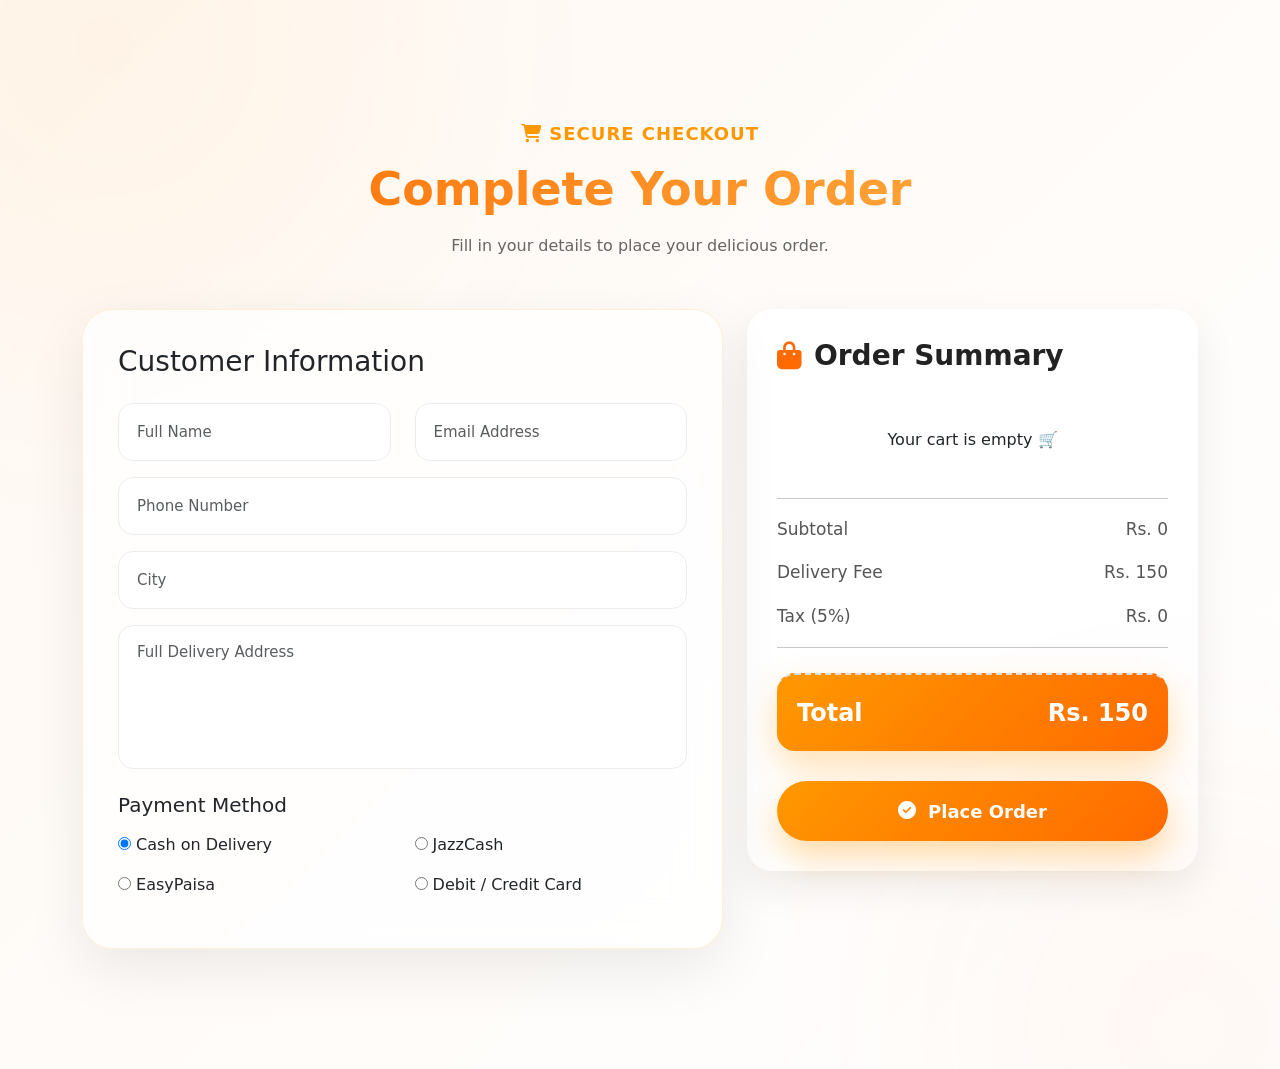
<file: checkout.html>
<!DOCTYPE html>
<html lang="en">

<head>

    <meta charset="UTF-8">
    <meta name="viewport" content="width=device-width, initial-scale=1.0">

    <title>Checkout | Delixa</title>

    <!-- Bootstrap -->
    <link href="https://cdn.jsdelivr.net/npm/bootstrap@5.0.2/dist/css/bootstrap.min.css" rel="stylesheet">

    <!-- Font Awesome -->
    <link rel="stylesheet"
        href="https://cdnjs.cloudflare.com/ajax/libs/font-awesome/6.5.2/css/all.min.css">

    <!-- Main CSS -->
    <link rel="stylesheet" href="style.css">

</head>

<body>

<!-- ==========================
        CHECKOUT SECTION
========================== -->

<section class="checkout-section">

    <div class="container">

        <!-- Title -->

        <div class="checkout-title text-center mb-5">

            <span>
                <i class="fas fa-shopping-cart"></i>
                Secure Checkout
            </span>

            <h2>Complete Your Order</h2>

            <p>
                Fill in your details to place your delicious order.
            </p>

        </div>

        <div class="row g-4">

            <!-- ==========================
                 CUSTOMER INFORMATION
            ========================== -->

            <div class="col-lg-7">

                <div class="checkout-card">

                    <h3 class="mb-4">

                        Customer Information

                    </h3>

                    <form id="checkoutForm">

                        <div class="row">

                            <div class="col-md-6 mb-3">

                                <input
                                    type="text"
                                    class="form-control"
                                    placeholder="Full Name"
                                    required>

                            </div>

                            <div class="col-md-6 mb-3">

                                <input
                                    type="email"
                                    class="form-control"
                                    placeholder="Email Address"
                                    required>

                            </div>

                        </div>

                        <div class="mb-3">

                            <input
                                type="tel"
                                class="form-control"
                                placeholder="Phone Number"
                                required>

                        </div>

                        <div class="mb-3">

                            <input
                                type="text"
                                class="form-control"
                                placeholder="City"
                                required>

                        </div>

                        <div class="mb-3">

                            <textarea
                                class="form-control"
                                rows="5"
                                placeholder="Full Delivery Address"
                                required></textarea>

                        </div>

                        <h5 class="mt-4 mb-3">

                            Payment Method

                        </h5>

                        <div class="row">

                            <div class="col-md-6 mb-3">

                                <label class="payment-option">

                                    <input
                                        type="radio"
                                        name="payment"
                                        checked>

                                    Cash on Delivery

                                </label>

                            </div>

                            <div class="col-md-6 mb-3">

                                <label class="payment-option">

                                    <input
                                        type="radio"
                                        name="payment">

                                    JazzCash

                                </label>

                            </div>

                            <div class="col-md-6 mb-3">

                                <label class="payment-option">

                                    <input
                                        type="radio"
                                        name="payment">

                                    EasyPaisa

                                </label>

                            </div>

                            <div class="col-md-6 mb-3">

                                <label class="payment-option">

                                    <input
                                        type="radio"
                                        name="payment">

                                    Debit / Credit Card

                                </label>

                            </div>

                        </div>

                    </form>

                </div>

            </div>
                        <!-- ==========================
                 ORDER SUMMARY
            ========================== -->

            <div class="col-lg-5">

                <div class="order-summary">

                    <h3 class="summary-title">

                        <i class="fas fa-shopping-bag"></i>

                        Order Summary

                    </h3>

                    <!-- Cart Products -->

                    <div id="checkoutItems">

                        <!-- JavaScript yahan products show karegi -->

                    </div>

                    <hr>

                    <!-- Price Details -->

                    <div class="summary-row">

                        <span>Subtotal</span>

                        <span id="subtotal">Rs. 0</span>

                    </div>

                    <div class="summary-row">

                        <span>Delivery Fee</span>

                        <span>Rs. 150</span>

                    </div>

                    <div class="summary-row">

                        <span>Tax (5%)</span>

                        <span id="tax">Rs. 0</span>

                    </div>

                    <hr>

                    <div class="summary-total">

                        <span>Total</span>

                        <span id="grandTotal">Rs. 0</span>

                    </div>

                    <button
                        id="placeOrder"
                        class="place-order-btn w-100">

                        <i class="fas fa-check-circle"></i>

                        Place Order

                    </button>

                </div>

            </div>

        </div>

    </div>

</section>
    <!-- ==========================
         Bootstrap JS
    ========================== -->

    <script src="https://cdn.jsdelivr.net/npm/bootstrap@5.0.2/dist/js/bootstrap.bundle.min.js"></script>

    <!-- Main JavaScript -->
    <script src="script.js"></script>

</body>

</html>
</file>
<file: style.css>
.navbar{
    position: sticky;
    top: 0;
    z-index: 1000;
    background: white;
    box-shadow: 0 2px 15px rgba(0,0,0,0.08);
}
.navbar{
    background: white !important;
    box-shadow: 0 2px 15px rgba(0,0,0,0.08);
}
.nav-link{
    transition: .3s;
}

.nav-link:hover{
    color:#ff6b00 !important;
    transform: translateY(-2px);
}

.hero{

    min-height:90vh;

    background:linear-gradient(135deg,#fff7ef,#ffe8d2);

    display:flex;

    align-items:center;

}

.hero-content{

    display:flex;

    justify-content:space-between;

    align-items:center;

    gap:50px;

}

.hero-text{

    width:50%;

}

.hero-image{

    width:50%;

    display:flex;

    justify-content:center;

}

.hero-image img{

    width:500px;

    animation:float 4s ease-in-out infinite;

    filter:drop-shadow(0 30px 40px rgba(0,0,0,.25));

}

.tag{

    background:white;

    padding:12px 24px;

    border-radius:50px;

    color:#ff6b00;

    font-weight:bold;

    box-shadow:0 10px 30px rgba(0,0,0,.08);

}

.hero h1{

    font-size:65px;

    margin-top:25px;

    line-height:1.2;

    font-weight:800;

}

.hero p{

    margin:25px 0;

    font-size:20px;

    color:#555;

}

.buttons{

    display:flex;

    gap:20px;

}

.order-btn{

    background:#ff6b00;

    color:white;

    border:none;

    padding:15px 35px;

    border-radius:12px;

    font-size:18px;

}

.menu-btn{

    background:white;

    border:2px solid #ff6b00;

    color:#ff6b00;

    padding:15px 35px;

    border-radius:12px;

    font-size:18px;

}

.hero-bottom{

    margin-top:35px;

    display:flex;

    gap:40px;

    font-weight:600;

}

@keyframes float{

0%{

transform:translateY(0);

}

50%{

transform:translateY(-18px);

}

100%{

transform:translateY(0);

}

}
.hero-image img{
    width:430px;
}.hero{
    position:relative;
    overflow:hidden;
}

.hero::before{
    content:"";
    width:500px;
    height:500px;
    background:#ffd7b5;
    border-radius:50%;
    position:absolute;
    right:-180px;
    top:-100px;
    opacity:.35;
}
}.hero h1{
    font-size:72px;
}
.hero{
    min-height:100vh;
}
.hero-image img{
    transition:0.4s;
}

.hero-image img:hover{
    transform:scale(1.05) rotate(-3deg);
}
.order-btn,
.menu-btn{
    font-weight:600;
}
.hero h1{
    max-width:600px;
}
.order-btn,
.menu-btn{
    cursor:pointer;
}@keyframes float{
    0%{
        transform:translateY(0);
    }

    50%{
        transform:translateY(-12px);
    }

    100%{
        transform:translateY(0);
    }
}
/*======================
   Categories
=======================*/

.categories{
    padding:90px 0;
    background:#fff;
}

.section-title{
    font-size:45px;
    font-weight:700;
    color:#222;
}

.section-subtitle{
    color:#777;
    margin-top:10px;
    margin-bottom:50px;
}

/* Card */

.food-card{

    background:#fff;

    border-radius:25px;

    padding:25px;

    text-align:center;

    box-shadow:0 15px 40px rgba(0,0,0,.08);

    transition:.4s;

    overflow:hidden;

    position:relative;

}

.food-card:hover{

    transform:translateY(-12px);

    box-shadow:0 25px 45px rgba(255,107,0,.25);

}

/* Image Box */

.food-img{

    width:170px;

    height:170px;

    margin:auto;

    display:flex;

    align-items:center;

    justify-content:center;

}

.food-img img{

    width:150px;

    transition:.4s;

    object-fit:contain;

}

.food-card:hover img{

    transform:scale(1.12) rotate(-6deg);

}

/* Text */

.food-info h4{

    margin-top:20px;

    font-size:25px;

    font-weight:700;

}

.food-info p{

    color:#888;

    margin:10px 0;

}

.food-info a{

    text-decoration:none;

    color:#ff6b00;

    font-weight:600;

}

.food-card:hover{

    background:linear-gradient(135deg,#fff7ef,#ffe3cb);

}
/*==========================
Categories
==========================*/

.categories{

    padding:100px 0;

    background:#fffaf5;

}

.cat-tag{

    background:#ff6b00;

    color:#fff;

    padding:10px 22px;

    border-radius:30px;

    font-weight:600;

}

.food-item{

    background:linear-gradient(135deg,#fff,#fff3e7);

    border-radius:30px;

    padding:35px;

    display:flex;

    justify-content:space-between;

    align-items:center;

    transition:.4s;

    overflow:hidden;

    box-shadow:0 15px 35px rgba(0,0,0,.08);

}

.food-item:hover{

    transform:translateY(-10px);

    box-shadow:0 25px 50px rgba(255,107,0,.25);

}

.food-text h3{

    font-size:32px;

    font-weight:700;

}

.food-text p{

    color:#666;

    margin:15px 0;

}

.food-text button{

    background:#ff6b00;

    color:#fff;

    border:none;

    padding:12px 28px;

    border-radius:30px;

}

.food-item img{

    width:180px;

    transition:.5s;

}

.food-item:hover img{

    transform:scale(1.1) rotate(-10deg);

}
.premium-category{
    padding:60px 0;
    background:#fffaf5;
}

.premium-card{
    background:#fff;
    border-radius:20px;
    text-align:center;
    padding:20px;
    height:260px;
    overflow:hidden;
    box-shadow:0 10px 25px rgba(0,0,0,.08);
}

.premium-card img{
    width:120px;
    height:120px;
    object-fit:contain;
    display:block;
    margin:0 auto 15px;
}

.premium-card h3{
    font-size:28px;
    font-weight:700;
    margin-bottom:8px;
}

.premium-card p{
    color:#777;
    margin:0;
}
.premium-card{
    height: 300px;
    padding: 20px;
}
.premium-card img{
    width: 150px;
    height: 150px;
    object-fit: contain;
    transition: .4s;
}
.premium-card:hover{
    transform: translateY(-12px);
    box-shadow: 0 25px 45px rgba(255,107,0,.25);
}

.premium-card:hover img{
    transform: scale(1.1) rotate(-8deg);
}
.text-center h2{

    font-size:60px;
    font-weight:800;

    background:linear-gradient(
    90deg,
    #ff6b00,
    #ffb347,
    #ff6b00
    );

    background-size:200%;
    -webkit-background-clip:text;
    -webkit-text-fill-color:transparent;

    animation:
        gradientMove 4s linear infinite,
        floating 3s ease-in-out infinite;
}

@keyframes gradientMove{
    0%{
        background-position:0%;
    }
    100%{
        background-position:200%;
    }
}

@keyframes floating{
    0%,100%{
        transform:translateY(0);
    }

    50%{
        transform:translateY(-8px);
    }
}
.premium-card{
    position:relative;
}

.premium-card::after{

    content:"";

    position:absolute;

    left:50%;

    bottom:0;

    width:0;

    height:4px;

    background:#ff6b00;

    transition:.4s;

    transform:translateX(-50%);

}

.premium-card:hover::after{

    width:100%;

}
.premium-card p{

    color:#ff6b00;

    font-weight:600;

}
.premium-card img{
    width:150px;
    height:150px;
    object-fit:contain;
}/*==================================
      Popular Menu
==================================*/

.popular-menu{
    padding:90px 0;
    background:#fffaf5;
}

.popular-title{
    font-size:58px;
    font-weight:800;
    color:#ff6b00;
    margin-top:15px;
    margin-bottom:15px;
}

.popular-subtitle{
    color:#666;
    font-size:18px;
    margin-bottom:50px;
}

/* Card */

.menu-card{
    background:#fff;
    border-radius:25px;
    padding:22px;
    text-align:center;
    position:relative;
    overflow:hidden;
    box-shadow:0 15px 40px rgba(0,0,0,.08);
    transition:.4s;
    height:100%;
}

.menu-card:hover{
    transform:translateY(-12px);
    box-shadow:0 25px 50px rgba(255,107,0,.25);
}

/* Favourite */

.fav{
    position:absolute;
    top:18px;
    right:18px;
    width:42px;
    height:42px;
    background:#fff3e6;
    color:#ff6b00;
    border-radius:50%;
    display:flex;
    align-items:center;
    justify-content:center;
    font-size:20px;
    cursor:pointer;
    transition:.3s;
}

.fav:hover{
    background:#ff6b00;
    color:#fff;
    transform:scale(1.1);
}

/* Image */

.menu-card img{
    width:170px;
    height:170px;
    object-fit:cover;
    border-radius:50%;
    margin:15px auto;
    display:block;
    transition:.4s;
    box-shadow:0 10px 25px rgba(0,0,0,.15);
}

.menu-card:hover img{
    transform:scale(1.08) rotate(-6deg);
}

/* Title */

.menu-card h4{
    font-size:28px;
    font-weight:700;
    color:#f18808;
    margin:20px 0 10px;
}

/* Rating */

.rating{
    color:#f7b500;
    font-size:18px;
    margin-bottom:15px;
}

.rating span{
    color:#ed7f11;
    font-weight:600;
    margin-left:8px;
}

/* Price */

.price{
    color:#ff6b00;
    font-size:28px;
    font-weight:800;
    margin-bottom:20px;
}

/* Button */

.menu-card button{
    border:none;
    background:#ff6b00;
    color:#fff;
    padding:12px 28px;
    border-radius:30px;
    font-weight:600;
    transition:.3s;
}

.menu-card button:hover{
    background:#222;
    transform:scale(1.05);
}

/* Responsive */

@media(max-width:992px){

    .popular-title{
        font-size:42px;
    }

    .menu-card{
        margin-bottom:25px;
    }

}

@media(max-width:576px){

    .popular-title{
        font-size:34px;
    }

    .menu-card img{
        width:140px;
        height:140px;
    }

    .menu-card h4{
        font-size:24px;
    }

}/*=====================================
        Special Offers
======================================*/

.special-offer{
    padding:100px 0;
    background:#fff;
}

.offer-box{

    background:linear-gradient(135deg,#ff7a00,#ff9d2f);

    border-radius:35px;

    padding:60px;

    display:flex;

    justify-content:space-between;

    align-items:center;

    overflow:hidden;

    position:relative;

    box-shadow:0 20px 50px rgba(255,122,0,.30);

}

.offer-box::before{

    content:"";

    position:absolute;

    width:350px;

    height:350px;

    background:rgba(255,255,255,.12);

    border-radius:50%;

    top:-120px;

    right:-120px;

}

.offer-box::after{

    content:"";

    position:absolute;

    width:220px;

    height:220px;

    background:rgba(255,255,255,.10);

    border-radius:50%;

    bottom:-80px;

    left:-80px;

}

.offer-text{

    width:55%;

    color:white;

    position:relative;

    z-index:2;

}

.offer-tag{

    background:white;

    color:#ff6b00;

    padding:10px 22px;

    border-radius:30px;

    font-weight:700;

}

.offer-text h2{

    font-size:58px;

    font-weight:800;

    margin:25px 0;

    line-height:1.2;

}

.offer-text h2 span{

    color:#ffe600;

}

.offer-text p{

    font-size:18px;

    line-height:1.8;

    margin-bottom:30px;

}

.offer-btn{

    background:white;

    color:#ff6b00;

    border:none;

    padding:16px 40px;

    border-radius:50px;

    font-size:18px;

    font-weight:700;

    transition:.3s;

    cursor:pointer;

}

.offer-btn:hover{

    transform:translateY(-5px);

    background:#222;

    color:white;

}

.offer-image{

    width:40%;

    text-align:center;

    position:relative;

    z-index:2;

}

.offer-image img{

    width:100%;

    max-width:420px;

    animation:offerFloat 4s ease-in-out infinite;

    filter:drop-shadow(0 20px 35px rgba(0,0,0,.30));

}

@keyframes offerFloat{

    0%{
        transform:translateY(0);
    }

    50%{
        transform:translateY(-15px);
    }

    100%{
        transform:translateY(0);
    }

}

@media(max-width:992px){

.offer-box{

    flex-direction:column;

    text-align:center;

    gap:40px;

}

.offer-text,
.offer-image{

    width:100%;

}

.offer-text h2{

    font-size:42px;

}

.offer-image img{

    max-width:320px;

}

}

@media(max-width:576px){

.offer-box{

    padding:35px 25px;

}

.offer-text h2{

    font-size:32px;

}

.offer-text p{

    font-size:16px;

}

.offer-btn{

    padding:14px 30px;

}

}
/*================ WHY CHOOSE US ================*/

.why-us{
    width:100%;
    padding:90px 8%;
    background:#fffaf5;
}

.section-title{
    text-align:center;
    margin-bottom:60px;
}

.section-title span{
    color:#ff7a00;
    font-size:18px;
    font-weight:600;
}

.section-title h2{
    font-size:55px;
    font-weight:800;
    color:#e77d19;
    margin:15px 0;
}

.section-title p{
    color:#f28d29;
    font-size:18px;
}

.why-container{
    display:grid;
    grid-template-columns:repeat(3,1fr);
    gap:35px;
}

.why-card{
    background:#ffebd9;
    border-radius:25px;
    padding:25px px;
    text-align:center;
    box-shadow:0 10px 30px rgba(0,0,0,.08);
    transition:.4s;
    cursor:pointer;
}

.why-card:hover{
    transform:translateY(-12px);
    box-shadow:0 18px 40px rgba(255,122,0,.25);
    border:3px solid #ff7a00;
}

.why-icon{
    width:95px;
    height:95px;
    background:#f26e1c;
    border-radius:50%;
    margin:auto;
    display:flex;
    justify-content:center;
    align-items:center;
    font-size:70px;
    transition:.4s;
}

.why-card:hover .why-icon{
    background:#fffaf5;
    transform:rotate(10deg) scale(1.1);
}

.why-card h3{
    margin:15px 0 15px;
    font-size:30px;
    color:#ed7b34;
    font-weight:700;
}

.why-card p{
    color:#f3882b;
    line-height:30px;
    font-size:18px;
}

/* Responsive */

@media(max-width:992px){

.why-container{
grid-template-columns:repeat(2,1fr);
}

.section-title h2{
font-size:45px;
}

}

@media(max-width:768px){

.why-container{
grid-template-columns:1fr;
}

.section-title h2{
font-size:36px;
}

.why-card{
padding:35px 25px;
}

}
/*==========================
      CUSTOMER REVIEWS
===========================*/

.testimonial{
    padding:100px 8%;
    background:#fffaf5;
    position:relative;
    overflow:hidden;
}

.testimonial::before{
    content:'';
    position:absolute;
    width:350px;
    height:350px;
    background:#ff8c0012;
    border-radius:50%;
    top:-120px;
    left:-120px;
    filter:blur(30px);
}

.testimonial::after{
    content:'';
    position:absolute;
    width:300px;
    height:300px;
    background:#ff8c0010;
    border-radius:50%;
    bottom:-120px;
    right:-120px;
    filter:blur(30px);
}

.section-title{
    text-align:center;
    margin-bottom:70px;
}

.section-title span{
    color:#ff7a00;
    font-size:18px;
    font-weight:600;
}

.section-title h2{
    font-size:58px;
    font-weight:800;
    color:#f07314;
    margin:18px 0;
    line-height:1.2;
}

.section-title p{
    color:#ee840b;
    font-size:18px;
    max-width:700px;
    margin:auto;
    line-height:30px;
}

.testimonial-container{
    display:grid;
    grid-template-columns:repeat(3,1fr);
    gap:35px;
    margin-top:40px;
}
/*==========================
    REVIEW CARDS
===========================*/

.testimonial-card{
    position:relative;
    background:#fff;
    border-radius:30px;
    padding:80px 35px 35px;
    text-align:center;
    box-shadow:0 15px 45px rgba(0,0,0,.08);
    transition:.4s ease;
    overflow:hidden;
    border:2px solid transparent;
}

.testimonial-card:hover{
    transform:translateY(-15px);
    border-color:#ff7a00;
    box-shadow:0 25px 60px rgba(255,122,0,.25);
}

.featured{
    transform:translateY(-25px);
    border:2px solid #ff7a00;
    box-shadow:0 25px 60px rgba(255,122,0,.25);
}

.featured:hover{
    transform:translateY(-35px);
}

/* Profile Image */

.customer-img{
    width:110px;
    height:110px;
    border-radius:50%;
    overflow:hidden;
    border:6px solid #fff;
    box-shadow:0 15px 30px rgba(255,122,0,.25);
    margin:-135px auto 20px;
    background:#fff;
}

.customer-img img{
    width:100%;
    height:100%;
    object-fit:cover;
}

/* Quote */

.quote-icon{
    position:absolute;
    top:25px;
    right:25px;
    width:55px;
    height:55px;
    border-radius:50%;
    background:#ff7a00;
    color:#fff;
    display:flex;
    justify-content:center;
    align-items:center;
    font-size:22px;
}

/* Stars */

.stars{
    color:#ffc107;
    font-size:22px;
    margin-bottom:18px;
    letter-spacing:2px;
}

/* Review Text */

.testimonial-card p{
    color:#666;
    line-height:30px;
    font-size:17px;
    margin-bottom:28px;
}

/* Customer Name */

.customer-info h3{
    font-size:24px;
    color:#222;
    margin-bottom:8px;
}

.customer-info span{
    color:#ff7a00;
    font-weight:600;
    font-size:15px;
}

/* Bottom Rating */

.overall-rating{
    text-align:center;
    margin-top:70px;
}

.overall-rating h2{
    color:#ff7a00;
    font-size:40px;
    margin-bottom:12px;
}

.overall-rating p{
    color:#666666;
    font-size:18px;
}
/*==============================
    ANIMATIONS
==============================*/

@keyframes floatCard{
    0%{
        transform:translateY(0);
    }
    50%{
        transform:translateY(-10px);
    }
    100%{
        transform:translateY(0);
    }
}

.testimonial-card{
    animation:floatCard 4s ease-in-out infinite;
}

.testimonial-card:nth-child(2){
    animation-delay:.4s;
}

.testimonial-card:nth-child(3){
    animation-delay:.8s;
}

/*==============================
      GLASS EFFECT
==============================*/

.testimonial-card{
    backdrop-filter:blur(12px);
    background:rgba(255,255,255,.92);
}

.testimonial-card::before{
    content:'';
    position:absolute;
    inset:0;
    border-radius:30px;
    padding:2px;
    background:linear-gradient(135deg,#ff7a00,#ffb347,#ffffff);
    -webkit-mask:
        linear-gradient(#fff 0 0) content-box,
        linear-gradient(#fff 0 0);
    -webkit-mask-composite:xor;
            mask-composite:exclude;
    pointer-events:none;
}

/*==============================
      IMAGE HOVER
==============================*/

.customer-img img{
    transition:.5s;
}

.testimonial-card:hover .customer-img img{
    transform:scale(1.1) rotate(3deg);
}

/*==============================
      QUOTE ICON
==============================*/

.quote-icon{
    transition:.4s;
}

.testimonial-card:hover .quote-icon{
    transform:rotate(360deg) scale(1.15);
}

/*==============================
      STARS
==============================*/

.stars{
    transition:.4s;
}

.testimonial-card:hover .stars{
    transform:scale(1.1);
}

/*==============================
      TEXT
==============================*/

.customer-info h3{
    transition:.3s;
}

.testimonial-card:hover h3{
    color:#ff7a00;
}

/*==============================
      RESPONSIVE
==============================*/

@media(max-width:1100px){

.testimonial-container{

grid-template-columns:repeat(2,1fr);

}

.section-title h2{

font-size:46px;

}

}

@media(max-width:768px){

.testimonial{

padding:80px 20px;

}

.testimonial-container{

grid-template-columns:1fr;

gap:60px;

}

.featured{

transform:none;

}

.featured:hover{

transform:translateY(-10px);

}

.section-title h2{

font-size:36px;

}

.section-title p{

font-size:16px;

}

.customer-img{

width:95px;
height:95px;

margin-top:-125px;

}

.customer-info h3{

font-size:22px;

}

.overall-rating h2{

font-size:30px;

}

}

@media(max-width:480px){

.section-title h2{

font-size:30px;

}

.section-title span{

font-size:15px;

}

.testimonial-card{

padding:75px 22px 30px;

}

.testimonial-card p{

font-size:15px;

line-height:27px;

}

.quote-icon{

width:45px;
height:45px;
font-size:18px;

}

.customer-img{

width:85px;
height:85px;

}

.overall-rating h2{

font-size:26px;

}

.overall-rating p{

font-size:15px;

}

}

}
/* /*====================================
      CUSTOMER REVIEWS SECTION
====================================*/

.reviews-section{
    width:100%;
    padding:100px 8%;
    background:#fffaf5;
    position:relative;
    overflow:hidden;
}

/* Background Glow */

.reviews-section::before{
    content:'';
    position:absolute;
    width:350px;
    height:350px;
    background:#ff7a0015;
    border-radius:50%;
    top:-120px;
    left:-120px;
    filter:blur(80px);
}

.reviews-section::after{
    content:'';
    position:absolute;
    width:350px;
    height:350px;
    background:#ff7a0015;
    border-radius:50%;
    bottom:-120px;
    right:-120px;
    filter:blur(80px);
}

/*=========================
      Heading
==========================*/

.reviews-heading{
    text-align:center;
    margin-bottom:70px;
    position:relative;
    z-index:2;
}

.reviews-heading span{
    display:inline-block;
    color:#ff7a00;
    font-size:17px;
    font-weight:600;
    margin-bottom:15px;
}

.reviews-heading h2{
    font-size:55px;
    font-weight:800;
    color:#222;
    margin-bottom:18px;
}

.reviews-heading p{
    max-width:700px;
    margin:auto;
    color:#666;
    font-size:18px;
    line-height:30px;
}

/*=========================
      GRID
==========================*/

.reviews-container{

    display:grid;

    grid-template-columns:repeat(3,1fr);

    gap:35px;

    position:relative;

    z-index:2;

}
/*====================================
        REVIEW CARD
====================================*/

.review-card{
    background:#ffffff;
    border-radius:30px;
    padding:35px 30px;
    text-align:center;
    position:relative;
    overflow:hidden;
    transition:0.4s ease;
    box-shadow:0 15px 35px rgba(0,0,0,.08);
    border:2px solid transparent;
}

/* Featured Card */

.review-card.featured{
    transform:translateY(-15px);
    border:2px solid #ff7a00;
    box-shadow:0 20px 45px rgba(255,122,0,.25);
}

/* Hover */

.review-card:hover{
    transform:translateY(-15px);
    border-color:#ff7a00;
    box-shadow:0 25px 50px rgba(255,122,0,.25);
}

/* Top Orange Line */

.review-card::before{
    content:"";
    position:absolute;
    top:0;
    left:0;
    width:100%;
    height:6px;
    background:linear-gradient(90deg,#ff7a00,#ffb347);
}

/*=========================
      CUSTOMER IMAGE
==========================*/

.review-top{
    margin-bottom:20px;
}

.review-top img{
    width:120px;
    height:120px;
    object-fit:cover;
    border-radius:50%;
    border:6px solid #fff;
    box-shadow:0 10px 25px rgba(255,122,0,.30);
    transition:.4s;
}

.review-card:hover .review-top img{
    transform:scale(1.08) rotate(3deg);
}

/*=========================
        STARS
==========================*/

.stars{
    margin:20px 0;
}

.stars i{
    color:#ffc107;
    font-size:20px;
    margin:0 2px;
}

/*=========================
       REVIEW TEXT
==========================*/

.review-text{
    color:#666;
    font-size:17px;
    line-height:30px;
    margin-bottom:25px;
    min-height:90px;
}

/*=========================
          NAME
==========================*/

.review-card h3{
    font-size:28px;
    font-weight:700;
    color:#222;
    margin-bottom:12px;
    transition:.3s;
}

.review-card:hover h3{
    color:#ff7a00;
}

/*=========================
     VERIFIED BADGE
==========================*/

.verified{
    display:inline-flex;
    align-items:center;
    gap:8px;
    padding:10px 18px;
    border-radius:30px;
    background:#eafaf1;
    color:#00a651;
    font-size:14px;
    font-weight:600;
}

.verified i{
    font-size:15px;
}
/*====================================
        CARD ANIMATION
====================================*/

@keyframes floatCard{

    0%{
        transform:translateY(0);
    }

    50%{
        transform:translateY(-8px);
    }

    100%{
        transform:translateY(0);
    }

}

.review-card{

    animation:floatCard 5s ease-in-out infinite;

}

.review-card:nth-child(2){

    animation-delay:.3s;

}

.review-card:nth-child(3){

    animation-delay:.6s;

}

.review-card:nth-child(4){

    animation-delay:.9s;

}

.review-card:nth-child(5){

    animation-delay:1.2s;

}

.review-card:nth-child(6){

    animation-delay:1.5s;

}


/*====================================
      GLASS SHINE EFFECT
====================================*/

.review-card::after{

    content:"";

    position:absolute;

    top:-100%;

    left:-60%;

    width:60px;

    height:250%;

    background:rgba(255,255,255,.35);

    transform:rotate(25deg);

    transition:.8s;

}

.review-card:hover::after{

    left:140%;

}


/*====================================
       IMAGE EFFECT
====================================*/

.review-card:hover .review-top img{

    transform:scale(1.1);

    border-color:#ff7a00;

}


/*====================================
      STAR EFFECT
====================================*/

.stars i{

    transition:.3s;

}

.review-card:hover .stars i{

    transform:scale(1.2);

}


/*====================================
      VERIFIED EFFECT
====================================*/

.review-card:hover .verified{

    background:#00a651;

    color:#fff;

    transition:.3s;

}


/*====================================
      RESPONSIVE
====================================*/

@media(max-width:992px){

.reviews-container{

grid-template-columns:repeat(2,1fr);

}

.review-card.featured{

transform:none;

}

.reviews-heading h2{

font-size:42px;

}

}


@media(max-width:768px){

.reviews-section{

padding:80px 20px;

}

.reviews-container{

grid-template-columns:1fr;

gap:35px;

}

.review-card{

padding:30px 20px;

}

.review-top img{

width:90px;

height:90px;

}

.reviews-heading h2{

font-size:34px;

}

.reviews-heading p{

font-size:16px;

}

.review-card h3{

font-size:22px;

}

.review-text{

font-size:15px;

line-height:26px;

}

}


@media(max-width:480px){

.reviews-heading h2{

font-size:28px;

}

.reviews-heading span{

font-size:15px;

}

.review-card{

border-radius:20px;

}

.review-top img{

width:80px;

height:80px;

}

.verified{

font-size:13px;

padding:8px 15px;

}

} */
/*==================================
     TESTIMONIAL SECTION
==================================*/

.testimonial-section{
    width:100%;
    padding:100px 8%;
    background:#fffaf5;
    position:relative;
    overflow:hidden;
}

/* Background Glow */

.testimonial-section::before{
    content:"";
    position:absolute;
    width:350px;
    height:350px;
    background:#ff7a0015;
    border-radius:50%;
    top:-150px;
    left:-150px;
    filter:blur(80px);
}

.testimonial-section::after{
    content:"";
    position:absolute;
    width:350px;
    height:350px;
    background:#ff7a0015;
    border-radius:50%;
    right:-150px;
    bottom:-150px;
    filter:blur(80px);
}

/*=========================
      Heading
==========================*/

.testimonial-heading{
    text-align:center;
    margin-bottom:60px;
}

.testimonial-heading span{
    color:#ff7a00;
    font-size:18px;
    font-weight:600;
}

.testimonial-heading h2{
    font-size:55px;
    color:#222;
    margin:15px 0;
    font-weight:800;
}

.testimonial-heading p{
    max-width:700px;
    margin:auto;
    color:#666;
    font-size:18px;
    line-height:30px;
}

/*=========================
      Slider Layout
==========================*/

.testimonial-slider{
    display:flex;
    align-items:center;
    justify-content:center;
    gap:30px;
}

/*=========================
      Slide Wrapper
==========================*/

.testimonial-wrapper{
    width:750px;
    position:relative;
}

/*=========================
      Review Card
==========================*/

.testimonial-slide{
    display:none;
    background:#fff;
    padding:45px;
    border-radius:30px;
    text-align:center;
    box-shadow:0 20px 50px rgba(0,0,0,.08);
    border:2px solid transparent;
    transition:.4s;
}

.testimonial-slide.active{
    display:block;
    animation:fade .5s ease;
}

@keyframes fade{

    from{
        opacity:0;
        transform:translateY(20px);
    }

    to{
        opacity:1;
        transform:translateY(0);
    }

}

/*=========================
      Customer Image
==========================*/

.testimonial-slide img{
    width:120px;
    height:120px;
    border-radius:50%;
    object-fit:cover;
    border:6px solid #ff7a00;
    margin-bottom:20px;
    transition:.4s;
}

.testimonial-slide:hover img{
    transform:scale(1.08);
}

/*=========================
      Stars
==========================*/

.stars{
    margin:15px 0;
}

.stars i{
    color:#ffc107;
    margin:0 2px;
    font-size:20px;
}

/*=========================
      Review Text
==========================*/

.testimonial-slide p{
    font-size:18px;
    color:#666;
    line-height:32px;
    margin:25px 0;
}

/*=========================
      Name
==========================*/

.testimonial-slide h3{
    font-size:28px;
    color:#222;
    margin-bottom:10px;
}

/*=========================
      Verified Badge
==========================*/

.testimonial-slide span{
    display:inline-block;
    background:#eafaf1;
    color:#00a651;
    padding:10px 20px;
    border-radius:30px;
    font-size:15px;
    font-weight:600;
}

/*=========================
      Arrows
==========================*/

.prev-btn,
.next-btn{

    width:60px;
    height:60px;
    border:none;
    border-radius:50%;
    background:#fff;
    color:#ff7a00;
    font-size:22px;
    cursor:pointer;
    box-shadow:0 10px 25px rgba(0,0,0,.10);
    transition:.3s;

}

.prev-btn:hover,
.next-btn:hover{

    background:#ff7a00;
    color:#fff;
    transform:scale(1.1);

}

/*=========================
      Dots
==========================*/

.slider-dots{

    margin-top:40px;
    display:flex;
    justify-content:center;
    gap:10px;

}

.dot{

    width:12px;
    height:12px;
    border-radius:50%;
    background:#ccc;
    cursor:pointer;
    transition:.3s;

}

.dot.active{

    width:35px;
    border-radius:20px;
    background:#ff7a00;

}
/*==================================
      PREMIUM ANIMATIONS
==================================*/

/* Floating Animation */

@keyframes floatCard{

    0%{
        transform:translateY(0px);
    }

    50%{
        transform:translateY(-8px);
    }

    100%{
        transform:translateY(0px);
    }

}

.testimonial-slide.active{

    animation:fade .6s ease, floatCard 5s ease-in-out infinite;

}

/*==================================
      SHINE EFFECT
==================================*/

.testimonial-slide{

    position:relative;
    overflow:hidden;

}

.testimonial-slide::before{

    content:"";

    position:absolute;

    top:-100%;

    left:-60%;

    width:70px;

    height:250%;

    background:rgba(255,255,255,.35);

    transform:rotate(25deg);

    transition:1s;

}

.testimonial-slide:hover::before{

    left:150%;

}

/*==================================
      HOVER EFFECTS
==================================*/

.testimonial-slide:hover{

    transform:translateY(-10px);

    border:2px solid #ff7a00;

    box-shadow:0 25px 60px rgba(255,122,0,.25);

}

.testimonial-slide:hover img{

    transform:scale(1.08) rotate(3deg);

}

.testimonial-slide:hover h3{

    color:#ff7a00;

}

.testimonial-slide:hover span{

    background:#00a651;

    color:#fff;

}

.stars i{

    transition:.3s;

}

.testimonial-slide:hover .stars i{

    transform:scale(1.2);

}

/*==================================
      RESPONSIVE
==================================*/

@media(max-width:992px){

.testimonial-wrapper{

width:100%;

}

.testimonial-heading h2{

font-size:42px;

}

.prev-btn,
.next-btn{

width:50px;
height:50px;
font-size:18px;

}

}

@media(max-width:768px){

.testimonial-section{

padding:80px 20px;

}

.testimonial-slider{

gap:15px;

}

.testimonial-slide{

padding:35px 25px;

}

.testimonial-slide img{

width:90px;
height:90px;

}

.testimonial-heading h2{

font-size:34px;

}

.testimonial-heading p{

font-size:16px;

}

.testimonial-slide h3{

font-size:22px;

}

.testimonial-slide p{

font-size:15px;
line-height:28px;

}

.prev-btn,
.next-btn{

width:45px;
height:45px;
font-size:16px;

}

}

@media(max-width:576px){

.testimonial-slider{

flex-direction:column;

}

.prev-btn,
.next-btn{

display:none;

}

.testimonial-wrapper{

width:100%;

}

.slider-dots{

margin-top:25px;

}

.testimonial-heading h2{

font-size:28px;

}

.testimonial-heading span{

font-size:15px;

}

.testimonial-slide{

border-radius:20px;

padding:30px 20px;

}

}
/*=====================================
      PREMIUM TESTIMONIAL SECTION
======================================*/

.testimonial-section{
    width:100%;
    padding:120px 0;
    background:linear-gradient(180deg,#fff8f2,#ffffff);
    overflow:hidden;
    position:relative;
}

.testimonial-section::before{
    content:"";
    position:absolute;
    width:450px;
    height:450px;
    background:#ff7a0020;
    border-radius:50%;
    top:-180px;
    left:-180px;
    filter:blur(90px);
}

.testimonial-section::after{
    content:"";
    position:absolute;
    width:450px;
    height:450px;
    background:#ffb34725;
    border-radius:50%;
    bottom:-180px;
    right:-180px;
    filter:blur(90px);
}

/*==============================
        Heading
===============================*/

.testimonial-heading{
    text-align:center;
    margin-bottom:70px;
}

.testimonial-heading span{

    display:inline-block;
    color:#ff7a00;
    font-size:18px;
    font-weight:700;
    margin-bottom:15px;
    letter-spacing:1px;

}

.testimonial-heading h2{

    font-size:52px;
    font-weight:800;
    color:#222;
    margin-bottom:20px;

}

.testimonial-heading p{

    max-width:700px;
    margin:auto;
    color:#666;
    line-height:32px;
    font-size:18px;

}

/*==============================
        Swiper
===============================*/

.testimonialSwiper{

    width:100%;
    padding-top:40px;
    padding-bottom:80px;

}

.swiper-slide{

    width:360px;
    display:flex;
    justify-content:center;
    transition:.5s;

}

/*==============================
      Premium Glass Card
===============================*/

.testimonial-card{

    position:relative;

    width:100%;

    padding:40px 35px;

    border-radius:30px;

    text-align:center;

    background:rgba(255,255,255,.65);

    backdrop-filter:blur(18px);

    -webkit-backdrop-filter:blur(18px);

    border:1px solid rgba(255,255,255,.4);

    box-shadow:
    0 20px 60px rgba(0,0,0,.08);

    overflow:hidden;

    transition:.45s;

}

/* Top Glow */

.testimonial-card::before{

    content:"";

    position:absolute;

    width:220px;

    height:220px;

    background:#ff7a0012;

    border-radius:50%;

    top:-120px;

    right:-120px;

    filter:blur(25px);

}

/* Bottom Glow */

.testimonial-card::after{

    content:"";

    position:absolute;

    width:180px;

    height:180px;

    background:#ffd36b18;

    border-radius:50%;

    bottom:-90px;

    left:-90px;

    filter:blur(20px);

}

/*==============================
       Quote Icon
===============================*/

.quote{

    width:60px;

    height:60px;

    margin:auto;

    border-radius:50%;

    background:#ff7a00;

    color:#fff;

    display:flex;

    justify-content:center;

    align-items:center;

    font-size:24px;

    margin-bottom:25px;

    box-shadow:0 10px 25px rgba(255,122,0,.35);

}/*=====================================
      CUSTOMER IMAGE
======================================*/

.testimonial-card img{
    width:110px;
    height:110px;
    border-radius:50%;
    object-fit:cover;
    border:5px solid #fff;
    box-shadow:0 15px 35px rgba(255,122,0,.25);
    margin:15px auto 20px;
    transition:.5s;
}

/*=====================================
      STARS
======================================*/

.stars{
    color:#ffc107;
    font-size:20px;
    letter-spacing:3px;
    margin-bottom:20px;
}

/*=====================================
      REVIEW TEXT
======================================*/

.testimonial-card p{
    font-size:16px;
    color:#666;
    line-height:30px;
    margin-bottom:25px;
    min-height:120px;
}

/*=====================================
      CUSTOMER NAME
======================================*/

.testimonial-card h3{
    font-size:24px;
    font-weight:700;
    color:#222;
    margin-bottom:10px;
}

/*=====================================
      VERIFIED BADGE
======================================*/

.testimonial-card span{
    display:inline-block;
    background:#fff3e6;
    color:#ff7a00;
    padding:8px 20px;
    border-radius:50px;
    font-size:14px;
    font-weight:600;
}

/*=====================================
      HOVER EFFECT
======================================*/

.testimonial-card:hover{
    transform:translateY(-12px);
    box-shadow:
    0 30px 70px rgba(255,122,0,.18);
}

.testimonial-card:hover img{
    transform:scale(1.08) rotate(3deg);
}

.testimonial-card:hover .quote{
    transform:rotate(360deg);
    transition:.8s;
}

/*=====================================
      ACTIVE CENTER CARD
======================================*/

.swiper-slide-active .testimonial-card{

    transform:scale(1.08);

    border:2px solid #ff7a00;

    box-shadow:
    0 35px 80px rgba(255,122,0,.28);

}

.swiper-slide-active img{
    transform:scale(1.08);
}

.swiper-slide-prev,
.swiper-slide-next{
    opacity:.75;
}

/*=====================================
      NAVIGATION BUTTONS
======================================*/

.swiper-button-next,
.swiper-button-prev{

    width:55px;
    height:55px;
    border-radius:50%;
    background:#fff;
    box-shadow:0 15px 35px rgba(0,0,0,.12);
    color:#ff7a00;
    transition:.35s;

}

.swiper-button-next::after,
.swiper-button-prev::after{

    font-size:20px;
    font-weight:bold;

}

.swiper-button-next:hover,
.swiper-button-prev:hover{

    background:#ff7a00;
    color:#fff;
    transform:scale(1.1);

}

/*=====================================
      PAGINATION
======================================*/

.swiper-pagination{
    margin-top:25px;
}

.swiper-pagination-bullet{

    width:12px;
    height:12px;
    background:#ffb266;
    opacity:1;
    transition:.3s;

}

.swiper-pagination-bullet-active{

    width:34px;
    border-radius:30px;
    background:#ff7a00;

}
/*=====================================
      PREMIUM FLOAT ANIMATION
======================================*/

@keyframes floatCard{

    0%{
        transform:translateY(0px);
    }

    50%{
        transform:translateY(-10px);
    }

    100%{
        transform:translateY(0px);
    }

}

.swiper-slide-active .testimonial-card{

    animation:floatCard 4s ease-in-out infinite;

}

/*=====================================
      SHINE EFFECT
======================================*/

.testimonial-card{

    position:relative;
    overflow:hidden;

}

.testimonial-card::before{

    content:"";

    position:absolute;

    top:-60%;

    left:-120%;

    width:70px;

    height:220%;

    background:rgba(255,255,255,.45);

    transform:rotate(25deg);

    transition:1s;

}

.testimonial-card:hover::before{

    left:160%;

}

/*=====================================
      FADE ANIMATION
======================================*/

@keyframes fadeInUp{

    from{

        opacity:0;

        transform:translateY(40px);

    }

    to{

        opacity:1;

        transform:translateY(0);

    }

}

.testimonial-section{

    animation:fadeInUp .9s ease;

}

/*=====================================
      ACTIVE CARD TEXT
======================================*/

.swiper-slide-active h3{

    color:#ff7a00;

}

.swiper-slide-active span{

    background:#ff7a00;

    color:#fff;

}

.swiper-slide-active .quote{

    background:#ff7a00;

    color:#fff;

    box-shadow:0 15px 40px rgba(255,122,0,.45);

}

/*=====================================
      IMAGE HOVER
======================================*/

.testimonial-card img{

    transition:.5s;

}

.testimonial-card:hover img{

    transform:scale(1.1) rotate(4deg);

}

/*=====================================
      RESPONSIVE
======================================*/

@media(max-width:1200px){

.testimonial-heading h2{

font-size:44px;

}

}

@media(max-width:992px){

.swiper-slide{

width:320px;

}

.testimonial-heading h2{

font-size:38px;

}

.testimonial-card{

padding:35px 28px;

}

}

@media(max-width:768px){

.testimonial-section{

padding:80px 15px;

}

.testimonial-heading h2{

font-size:32px;

}

.testimonial-heading p{

font-size:16px;

line-height:28px;

}

.testimonial-card{

padding:30px 22px;

border-radius:24px;

}

.testimonial-card img{

width:90px;

height:90px;

}

.testimonial-card p{

font-size:15px;

line-height:28px;

min-height:auto;

}

.swiper-button-next,
.swiper-button-prev{

display:none;

}

}

@media(max-width:576px){

.swiper-slide{

width:100%;

}

.testimonial-heading span{

font-size:15px;

}

.testimonial-heading h2{

font-size:28px;

}

.testimonial-heading p{

font-size:15px;

}

.testimonial-card{

padding:25px 18px;

}

.stars{

font-size:18px;

letter-spacing:2px;

}

.testimonial-card h3{

font-size:20px;

}

}/*=====================================
        PREMIUM FOOTER
======================================*/

.footer{
    position:relative;
    background:linear-gradient(135deg,#0f0f0f,#1b1b1b,#252525);
    color:#fff;
    padding:90px 0 30px;
    overflow:hidden;
}

/* Background Glow */

.footer::before{
    content:"";
    position:absolute;
    width:450px;
    height:450px;
    background:rgba(255,122,0,.12);
    border-radius:50%;
    top:-220px;
    left:-180px;
    filter:blur(90px);
}

.footer::after{
    content:"";
    position:absolute;
    width:350px;
    height:350px;
    background:rgba(255,170,0,.08);
    border-radius:50%;
    bottom:-180px;
    right:-150px;
    filter:blur(80px);
}

/*=====================================
        CONTENT
======================================*/

.footer .container{
    position:relative;
    z-index:2;
}

.footer h2{
    font-size:38px;
    font-weight:800;
    color:#ff7a00;
    margin-bottom:18px;
}

.footer h4{
    color:#fff;
    font-size:24px;
    font-weight:700;
    margin-bottom:25px;
    position:relative;
}

.footer h4::after{
    content:"";
    position:absolute;
    left:0;
    bottom:-10px;
    width:60px;
    height:3px;
    background:#ff7a00;
    border-radius:50px;
}

.footer p{
    color:#bdbdbd;
    line-height:30px;
    font-size:16px;
}

/*=====================================
        LINKS
======================================*/

.footer ul{
    padding:0;
    margin:0;
    list-style:none;
}

.footer ul li{
    margin-bottom:16px;
}

.footer ul li a{
    color:#cfcfcf;
    text-decoration:none;
    transition:.35s;
    display:inline-block;
    position:relative;
}

.footer ul li a::before{
    content:"➜";
    color:#ff7a00;
    margin-right:10px;
    opacity:0;
    transition:.35s;
}

.footer ul li a:hover{
    color:#ff7a00;
    transform:translateX(10px);
}

.footer ul li a:hover::before{
    opacity:1;
}

/*=====================================
        SOCIAL ICONS
======================================*/

.footer-social{
    display:flex;
    gap:15px;
    margin-top:30px;
}

.footer-social a{
    width:50px;
    height:50px;
    border-radius:50%;
    display:flex;
    justify-content:center;
    align-items:center;
    text-decoration:none;
    color:#fff;
    font-size:18px;

    background:rgba(255,255,255,.06);

    border:1px solid rgba(255,255,255,.08);

    backdrop-filter:blur(12px);

    transition:.4s;
}

.footer-social a:hover{

    background:#ff7a00;

    transform:translateY(-8px) rotate(360deg);

    box-shadow:0 15px 30px rgba(255,122,0,.35);

}

/*=====================================
        NEWSLETTER
======================================*/

.newsletter{
    display:flex;
    flex-direction:column;
    gap:15px;
    margin-top:20px;
}

.newsletter input{

    background:rgba(255,255,255,.08);

    border:1px solid rgba(255,255,255,.12);

    color:#fff;

    padding:16px 18px;

    border-radius:15px;

    outline:none;

    transition:.35s;

}

.newsletter input::placeholder{
    color:#cfcfcf;
}

.newsletter input:focus{

    border-color:#ff7a00;

    box-shadow:0 0 20px rgba(255,122,0,.25);

}

.newsletter button{

    border:none;

    padding:16px;

    border-radius:15px;

    background:linear-gradient(135deg,#ff7a00,#ff9d00);

    color:#fff;

    font-weight:700;

    transition:.35s;

    cursor:pointer;

}

.newsletter button:hover{

    transform:translateY(-4px);

    box-shadow:0 18px 35px rgba(255,122,0,.35);

}
/*=====================================
        FOOTER BOTTOM
======================================*/

.footer hr{
    border-color:rgba(255,255,255,.08);
    margin:60px 0 30px;
}

.footer-bottom{

    display:flex;
    justify-content:space-between;
    align-items:center;
    flex-wrap:wrap;
    gap:20px;

}

.footer-bottom p{

    margin:0;
    color:#bdbdbd;
    font-size:15px;

}

.footer-bottom p span{

    color:#ff7a00;
    font-weight:700;

}

/*=====================================
        BACK TO TOP BUTTON
======================================*/

.back-top{

    width:55px;
    height:55px;

    display:flex;
    justify-content:center;
    align-items:center;

    border-radius:50%;

    text-decoration:none;

    color:#fff;

    font-size:22px;

    background:linear-gradient(135deg,#ff7a00,#ff9d00);

    box-shadow:0 15px 35px rgba(255,122,0,.35);

    transition:.4s;

}

.back-top:hover{

    transform:translateY(-8px) rotate(360deg);

    color:#fff;

    box-shadow:0 25px 45px rgba(255,122,0,.5);

}

/*=====================================
        FLOATING GLOW
======================================*/

@keyframes footerGlow{

    0%{

        transform:translateY(0);

    }

    50%{

        transform:translateY(-12px);

    }

    100%{

        transform:translateY(0);

    }

}

.footer-social a{

    animation:footerGlow 5s ease-in-out infinite;

}

.footer-social a:nth-child(2){

    animation-delay:.5s;

}

.footer-social a:nth-child(3){

    animation-delay:1s;

}

.footer-social a:nth-child(4){

    animation-delay:1.5s;

}

/*=====================================
        FADE UP
======================================*/

@keyframes footerFade{

    from{

        opacity:0;

        transform:translateY(40px);

    }

    to{

        opacity:1;

        transform:translateY(0);

    }

}

.footer{

    animation:footerFade .9s ease;

}

/*=====================================
        RESPONSIVE
======================================*/

@media(max-width:991px){

.footer{

padding:70px 0 25px;

}

.footer h2{

font-size:32px;

}

.footer h4{

font-size:21px;

margin-top:20px;

}

.footer-bottom{

flex-direction:column;

text-align:center;

}

}

@media(max-width:768px){

.footer{

padding:60px 0 20px;

}

.footer h2{

font-size:28px;

}

.footer h4{

font-size:20px;

}

.footer p{

font-size:15px;

line-height:28px;

}

.footer-social{

justify-content:center;

}

.newsletter input,

.newsletter button{

padding:14px;

}

.back-top{

width:50px;

height:50px;

font-size:20px;

}

}

@media(max-width:576px){

.footer{

text-align:center;

}

.footer h4::after{

left:50%;

transform:translateX(-50%);

}

.footer ul{

padding:0;

}

.footer ul li a:hover{

transform:none;

}

.footer-social{

justify-content:center;

flex-wrap:wrap;

}

.newsletter{

max-width:100%;

}

.footer-bottom{

gap:15px;

}

}
/*=====================================
        PREMIUM RESTAURANTS
======================================*/

.restaurants{
    padding:110px 0;
    background:linear-gradient(180deg,#fff,#fff8f2);
    position:relative;
    overflow:hidden;
}

.restaurants::before{
    content:"";
    position:absolute;
    width:420px;
    height:420px;
    background:rgba(255,122,0,.12);
    border-radius:50%;
    top:-180px;
    left:-180px;
    filter:blur(90px);
}

.restaurants::after{
    content:"";
    position:absolute;
    width:350px;
    height:350px;
    background:rgba(255,193,7,.10);
    border-radius:50%;
    bottom:-180px;
    right:-180px;
    filter:blur(80px);
}

/*==========================
      Heading
===========================*/

.restaurant-heading{
    text-align:center;
    margin-bottom:70px;
}

.restaurant-heading span{
    color:#ff7a00;
    font-size:18px;
    font-weight:700;
    letter-spacing:1px;
}

.restaurant-heading h2{
    font-size:48px;
    font-weight:800;
    color:#f6850c;
    margin:15px 0;
}

.restaurant-heading p{
    color:#666;
    max-width:650px;
    margin:auto;
    line-height:30px;
    font-size:17px;
}

/*==========================
        Card
===========================*/

.restaurant-card{

    background:rgba(255,255,255,.75);

    backdrop-filter:blur(18px);

    border:1px solid rgba(255,255,255,.5);

    border-radius:28px;

    overflow:hidden;

    box-shadow:0 20px 60px rgba(0,0,0,.08);

    transition:.45s;

    position:relative;

}

.restaurant-card:hover{

    transform:translateY(-12px);

    box-shadow:0 35px 70px rgba(255,122,0,.18);

}

/*==========================
       Image
===========================*/

.restaurant-img{

    position:relative;

    overflow:hidden;

}

.restaurant-img img{

    width:100%;

    height:240px;

    object-fit:cover;

    transition:.5s;

}

.restaurant-card:hover img{

    transform:scale(1.08);

}

/*==========================
      Discount
===========================*/

.discount{

    position:absolute;

    top:18px;

    left:18px;

    background:#ff7a00;

    color:#fff;

    padding:8px 16px;

    border-radius:30px;

    font-size:14px;

    font-weight:700;

    box-shadow:0 10px 25px rgba(255,122,0,.35);

}

/*==========================
      Heart
===========================*/

.heart{

    position:absolute;

    top:18px;

    right:18px;

    width:46px;

    height:46px;

    border-radius:50%;

    background:rgba(255,255,255,.92);

    display:flex;

    justify-content:center;

    align-items:center;

    color:#ff4d6d;

    font-size:18px;

    cursor:pointer;

    transition:.35s;

}

.heart:hover{

    background:#ff4d6d;

    color:#fff;

    transform:rotate(360deg);

}

/*==========================
      Content
===========================*/

.restaurant-content{

    padding:28px;

}

.restaurant-title{

    display:flex;

    justify-content:space-between;

    align-items:center;

    margin-bottom:12px;

}

.restaurant-title h3{

    font-size:24px;

    font-weight:700;

    color:#f4791b;

}

.restaurant-title span{

    background:#fff3e6;

    color:#ff7a00;

    padding:6px 12px;

    border-radius:20px;

    font-size:14px;

    font-weight:700;

}

.category{

    color:#f59609;

    margin-bottom:20px;

    font-size:15px;

}
/*=====================================
        RESTAURANT INFO
======================================*/

.restaurant-info{

    display:flex;
    justify-content:space-between;
    align-items:center;
    margin-bottom:25px;
    padding-bottom:18px;
    border-bottom:1px solid rgba(0,0,0,.08);

}

.restaurant-info span{

    font-size:15px;
    color:#f5962a;
    font-weight:500;

}

/*=====================================
      FOOTER
======================================*/

.restaurant-footer{

    display:flex;
    justify-content:space-between;
    align-items:center;
    gap:15px;

}

/* Free Delivery Badge */

.delivery{

    background:#ecfff2;
    color:#18a558;
    padding:8px 16px;
    border-radius:30px;
    font-size:14px;
    font-weight:700;
    border:1px solid #c8f1d6;

}

/*=====================================
      ORDER BUTTON
======================================*/

.restaurant-footer button{

    border:none;
    outline:none;
    background:linear-gradient(135deg,#ff7a00,#ff9f1a);
    color:#fff;
    padding:12px 24px;
    border-radius:30px;
    font-size:15px;
    font-weight:700;
    cursor:pointer;
    transition:.35s;
    box-shadow:0 12px 30px rgba(255,122,0,.28);

}

.restaurant-footer button:hover{

    transform:translateY(-4px);
    box-shadow:0 18px 35px rgba(255,122,0,.38);

}

/*=====================================
      CARD ANIMATION
======================================*/

.restaurant-card{

    animation:restaurantFade .8s ease forwards;

}

@keyframes restaurantFade{

    from{

        opacity:0;
        transform:translateY(40px);

    }

    to{

        opacity:1;
        transform:translateY(0);

    }

}

/* Floating Animation */

@keyframes floating{

    0%{

        transform:translateY(0);

    }

    50%{

        transform:translateY(-8px);

    }

    100%{

        transform:translateY(0);

    }

}

.restaurant-card:hover{

    animation:floating 2.5s ease-in-out infinite;

}

/*=====================================
      IMAGE OVERLAY
======================================*/

.restaurant-img::after{

    content:"";
    position:absolute;
    inset:0;
    background:linear-gradient(to top,
    rgba(0,0,0,.18),
    transparent 60%);
    opacity:0;
    transition:.35s;

}

.restaurant-card:hover .restaurant-img::after{

    opacity:1;

}

/*=====================================
      HEADING EFFECT
======================================*/

.restaurant-card:hover .restaurant-title h3{

    color:#ff7a00;

}

/*=====================================
      RESPONSIVE
======================================*/

@media(max-width:992px){

    .restaurant-heading h2{

        font-size:40px;

    }

    .restaurant-img img{

        height:220px;

    }

}

@media(max-width:768px){

    .restaurants{

        padding:80px 0;

    }

    .restaurant-heading h2{

        font-size:34px;

    }

    .restaurant-heading p{

        font-size:15px;

        line-height:28px;

    }

    .restaurant-content{

        padding:22px;

    }

    .restaurant-title h3{

        font-size:21px;

    }

    .restaurant-footer{

        flex-direction:column;
        align-items:stretch;

    }

    .restaurant-footer button{

        width:100%;

    }

    .delivery{

        text-align:center;

    }

}

@media(max-width:576px){

    .restaurant-heading span{

        font-size:15px;

    }

    .restaurant-heading h2{

        font-size:28px;

    }

    .restaurant-img img{

        height:200px;

    }

    .restaurant-info{

        flex-direction:column;
        align-items:flex-start;
        gap:10px;

    }

    .restaurant-title{

        flex-direction:column;
        align-items:flex-start;
        gap:10px;

    }

}
/*=====================================
        CONTACT SECTION
======================================*/

.contact-section{
    padding:110px 0;
    background:linear-gradient(180deg,#fff,#fff8f2);
    position:relative;
    overflow:hidden;
}

.contact-section::before{
    content:"";
    position:absolute;
    width:450px;
    height:450px;
    background:rgba(255,122,0,.10);
    border-radius:50%;
    top:-180px;
    left:-180px;
    filter:blur(90px);
}

.contact-section::after{
    content:"";
    position:absolute;
    width:350px;
    height:350px;
    background:rgba(255,193,7,.08);
    border-radius:50%;
    bottom:-180px;
    right:-180px;
    filter:blur(80px);
}

/*=====================================
        HEADING
======================================*/

.contact-heading{
    text-align:center;
    margin-bottom:70px;
    position:relative;
    z-index:2;
}

.contact-heading span{
    color:#ff7a00;
    font-size:18px;
    font-weight:700;
    letter-spacing:1px;
}

.contact-heading h2{
    font-size:48px;
    font-weight:800;
    color:#222;
    margin:15px 0;
}

.contact-heading p{
    max-width:650px;
    margin:auto;
    color:#666;
    font-size:17px;
    line-height:30px;
}

/*=====================================
        CONTACT CARD
======================================*/

.contact-card{

    display:flex;
    align-items:center;
    gap:20px;

    background:rgba(255,255,255,.75);

    backdrop-filter:blur(18px);

    border:1px solid rgba(255,255,255,.6);

    border-radius:22px;

    padding:25px;

    margin-bottom:25px;

    box-shadow:0 20px 60px rgba(0,0,0,.08);

    transition:.4s;

}

.contact-card:hover{

    transform:translateY(-8px);

    box-shadow:0 30px 60px rgba(255,122,0,.18);

}

/*=====================================
        ICON
======================================*/

.contact-icon{

    width:70px;
    height:70px;

    border-radius:50%;

    background:linear-gradient(135deg,#ff7a00,#ff9d00);

    display:flex;
    justify-content:center;
    align-items:center;

    color:#fff;

    font-size:28px;

    flex-shrink:0;

    box-shadow:0 15px 30px rgba(255,122,0,.30);

}
/*=====================================
        CONTACT FORM
======================================*/

.contact-form{

    background:rgba(255,255,255,.75);

    backdrop-filter:blur(18px);

    border:1px solid rgba(255,255,255,.6);

    border-radius:30px;

    padding:40px;

    box-shadow:0 20px 60px rgba(0,0,0,.08);

}

.contact-form input,
.contact-form textarea{

    width:100%;

    border:none;

    outline:none;

    background:#f8f8f8;

    border:2px solid transparent;

    border-radius:15px;

    padding:16px 20px;

    font-size:16px;

    transition:.35s;

    margin-bottom:20px;

}

.contact-form textarea{

    resize:none;

    min-height:180px;

}

.contact-form input:focus,
.contact-form textarea:focus{

    border-color:#ff7a00;

    background:#fff;

    box-shadow:0 10px 30px rgba(255,122,0,.15);

}

/*=====================================
        SEND BUTTON
======================================*/

.contact-form button{

    border:none;

    outline:none;

    padding:16px 40px;

    border-radius:50px;

    background:linear-gradient(135deg,#ff7a00,#ff9d00);

    color:#fff;

    font-size:17px;

    font-weight:700;

    cursor:pointer;

    transition:.35s;

    box-shadow:0 15px 35px rgba(255,122,0,.30);

}

.contact-form button:hover{

    transform:translateY(-5px);

    box-shadow:0 25px 45px rgba(255,122,0,.40);

}

/*=====================================
        GOOGLE MAP
======================================*/

.contact-map{

    margin-top:70px;

    border-radius:30px;

    overflow:hidden;

    box-shadow:0 25px 60px rgba(0,0,0,.10);

}

.contact-map iframe{

    width:100%;

    height:420px;

    border:0;

    display:block;

}

/*=====================================
        ANIMATIONS
======================================*/

@keyframes contactFade{

    from{

        opacity:0;

        transform:translateY(40px);

    }

    to{

        opacity:1;

        transform:translateY(0);

    }

}

.contact-card,
.contact-form,
.contact-map{

    animation:contactFade .8s ease;

}

/*=====================================
        RESPONSIVE
======================================*/

@media(max-width:992px){

    .contact-heading h2{

        font-size:40px;

    }

    .contact-form{

        margin-top:30px;

    }

}

@media(max-width:768px){

    .contact-section{

        padding:80px 0;

    }

    .contact-heading h2{

        font-size:34px;

    }

    .contact-heading p{

        font-size:15px;

        line-height:28px;

    }

    .contact-card{

        padding:20px;

    }

    .contact-icon{

        width:60px;

        height:60px;

        font-size:22px;

    }

    .contact-form{

        padding:25px;

    }

    .contact-map iframe{

        height:300px;

    }

}

@media(max-width:576px){

    .contact-heading span{

        font-size:15px;

    }

    .contact-heading h2{

        font-size:28px;

    }

    .contact-card{

        flex-direction:column;

        text-align:center;

    }

    .contact-form{

        padding:20px;

    }

    .contact-form button{

        width:100%;

    }

}
/*==================================
        PREMIUM PRELOADER
==================================*/

#preloader{
    position:fixed;
    inset:0;
    width:100%;
    height:100%;
    background:linear-gradient(135deg,#0f0f0f,#f58309,#111);
    display:flex;
    justify-content:center;
    align-items:center;
    flex-direction:column;
    z-index:999999;
    overflow:hidden;
    transition:opacity .8s ease, visibility .8s ease;
}

#preloader.hide{
    opacity:0;
    visibility:hidden;
}

.loader-wrapper{
    position:relative;
    width:180px;
    height:180px;
    display:flex;
    justify-content:center;
    align-items:center;
}

/*==========================
      Glass Logo
==========================*/

.logo-loader{
    width:90px;
    height:90px;
    border-radius:50%;
    display:flex;
    justify-content:center;
    align-items:center;

    background:rgba(255,255,255,.08);
    backdrop-filter:blur(20px);
    -webkit-backdrop-filter:blur(20px);

    border:1px solid rgba(255,255,255,.15);

    box-shadow:
    0 0 30px rgba(255,140,0,.45),
    inset 0 0 15px rgba(255,255,255,.08);

    z-index:5;
}

.logo-loader span{
    font-size:40px;
    font-weight:800;
    color:#ff8c00;
    letter-spacing:2px;
}

/*==========================
      Rings
==========================*/

.loader-circle{
    position:absolute;
    width:180px;
    height:180px;
    border-radius:50%;

    border:3px solid transparent;

    border-top:3px solid #ff8c00;
    border-right:3px solid #ff6b00;

    animation:spin 2.2s linear infinite;

    filter:drop-shadow(0 0 12px #ff8c00);
}

.loader2{

    width:140px;
    height:140px;

    animation-direction:reverse;
    animation-duration:1.8s;

    border-top-color:#ffb347;
    border-right-color:#ff8c00;
}

.loader3{

    width:220px;
    height:220px;

    animation-duration:3s;

    border-top-color:#ffa500;
    border-right-color:#ff5500;
}

/*==========================
        Text
==========================*/

#preloader h2{

    color:#fff;

    margin-top:35px;

    font-size:34px;

    font-weight:700;

    letter-spacing:2px;
}

#preloader p{

    color:#bdbdbd;

    margin-top:10px;

    font-size:16px;

    letter-spacing:1px;
}

/*==========================
      Background Glow
==========================*/

#preloader::before{

    content:"";

    position:absolute;

    width:420px;
    height:420px;

    background:#ff8c00;

    filter:blur(160px);

    opacity:.18;

    border-radius:50%;
}

#preloader::after{

    content:"";

    position:absolute;

    width:260px;
    height:260px;

    border-radius:50%;

    background:#ff5500;

    filter:blur(110px);

    opacity:.15;
}

/*==========================
      Animations
==========================*/

@keyframes spin{

    from{
        transform:rotate(0deg);
    }

    to{
        transform:rotate(360deg);
    }

}

@keyframes pulse{

    0%{
        transform:scale(1);
    }

    50%{
        transform:scale(1.08);
    }

    100%{
        transform:scale(1);
    }

}

.logo-loader{

    animation:pulse 2s ease-in-out infinite;
}

/*==========================
      Responsive
==========================*/

@media(max-width:768px){

.logo-loader{

    width:75px;
    height:75px;

}

.logo-loader span{

    font-size:34px;

}

.loader-circle{

    width:150px;
    height:150px;

}

.loader2{

    width:120px;
    height:120px;

}

.loader3{

    width:185px;
    height:185px;

}

#preloader h2{

    font-size:28px;

}

#preloader p{

    font-size:14px;

}

}
/*==================================
     PREMIUM COUNTER SECTION
==================================*/

.counter-section{
    padding:100px 8%;
    background:#0f0f0f;
    position:relative;
    overflow:hidden;
}

.counter-section::before{
    content:"";
    position:absolute;
    width:420px;
    height:420px;
    background:#ff8c00;
    filter:blur(180px);
    opacity:.08;
    top:-120px;
    left:-120px;
    border-radius:50%;
}

.counter-section::after{
    content:"";
    position:absolute;
    width:350px;
    height:350px;
    background:#ff6b00;
    filter:blur(170px);
    opacity:.08;
    right:-100px;
    bottom:-100px;
    border-radius:50%;
}

.counter-heading{
    text-align:center;
    margin-bottom:70px;
    position:relative;
    z-index:2;
}

.counter-heading span{
    display:inline-block;
    color:#ff9800;
    background:rgba(255,152,0,.12);
    padding:10px 22px;
    border-radius:30px;
    font-weight:600;
    letter-spacing:1px;
    margin-bottom:18px;
}

.counter-heading h2{
    color:#fff;
    font-size:45px;
    font-weight:700;
    margin-bottom:18px;
}

.counter-heading p{
    color:#cfcfcf;
    max-width:650px;
    margin:auto;
    line-height:1.8;
}

.counter-grid{
    display:grid;
    grid-template-columns:repeat(4,1fr);
    gap:30px;
    position:relative;
    z-index:2;
}

/*============================
      Counter Card
=============================*/

.counter-card{

    background:rgba(255,255,255,.05);

    backdrop-filter:blur(18px);
    -webkit-backdrop-filter:blur(18px);

    border:1px solid rgba(255,255,255,.08);

    border-radius:25px;

    padding:40px 25px;

    text-align:center;

    transition:.45s;

    position:relative;

    overflow:hidden;

    box-shadow:0 15px 40px rgba(0,0,0,.35);
}

.counter-card::before{

    content:"";

    position:absolute;

    width:160px;
    height:160px;

    background:#ff8c00;

    filter:blur(90px);

    opacity:0;

    top:-50px;
    right:-50px;

    transition:.5s;
}

.counter-card:hover{

    transform:translateY(-12px);

    border-color:#ff9800;

    box-shadow:0 20px 45px rgba(255,152,0,.25);
}

.counter-card:hover::before{

    opacity:.25;
}

.counter-icon{

    width:80px;
    height:80px;

    margin:auto;

    display:flex;
    align-items:center;
    justify-content:center;

    font-size:38px;

    border-radius:50%;

    background:linear-gradient(135deg,#ff9800,#ff6b00);

    box-shadow:0 12px 30px rgba(255,152,0,.4);

    animation:floatIcon 3s ease-in-out infinite;
}

.counter-card h2{

    color:#ff9800;

    font-size:48px;

    font-weight:700;

    margin:25px 0 12px;
}

.counter-card h4{

    color:#fff;

    font-size:20px;

    font-weight:600;
}

/*============================
       Animation
=============================*/

@keyframes floatIcon{

    0%{
        transform:translateY(0);
    }

    50%{
        transform:translateY(-10px);
    }

    100%{
        transform:translateY(0);
    }

}

/*============================
      Responsive
=============================*/

@media(max-width:992px){

.counter-grid{

    grid-template-columns:repeat(2,1fr);

}

.counter-heading h2{

    font-size:36px;

}

}

@media(max-width:576px){

.counter-grid{

    grid-template-columns:1fr;

}

.counter-heading h2{

    font-size:30px;

}

.counter-card{

    padding:35px 20px;

}

.counter-card h2{

    font-size:40px;

}

.counter-icon{

    width:70px;
    height:70px;

    font-size:32px;

}

}
/*==============================
      PREMIUM COUNTER SECTION
===============================*/

.counter-section{
    background:#111;
    padding:100px 0;
}

.counter-title{
    text-align:center;
    margin-bottom:60px;
}

.counter-title span{
    color:#ff9800;
    font-weight:600;
    letter-spacing:1px;
}

.counter-title h2{
    color:#fff;
    font-size:42px;
    margin:15px 0;
    font-weight:700;
}

.counter-title p{
    color:#bdbdbd;
}

.counter-wrapper{
    display:grid;
    grid-template-columns:repeat(4,1fr);
    gap:30px;
}

.counter-card{

    background:#1a1a1a;

    border-radius:25px;

    padding:40px 20px;

    text-align:center;

    transition:.4s;

    border:1px solid rgba(255,255,255,.08);

    position:relative;

    overflow:hidden;
}

.counter-card::before{

    content:"";

    position:absolute;

    width:180px;
    height:180px;

    background:#ff9800;

    filter:blur(90px);

    opacity:0;

    top:-70px;
    right:-70px;

    transition:.4s;
}

.counter-card:hover{

    transform:translateY(-10px);

    box-shadow:0 20px 40px rgba(255,152,0,.25);
}

.counter-card:hover::before{

    opacity:.25;
}

.counter-icon{

    width:80px;
    height:80px;

    margin:auto;

    background:linear-gradient(135deg,#ff9800,#ff6b00);

    border-radius:50%;

    display:flex;
    justify-content:center;
    align-items:center;

    color:#fff;

    font-size:30px;

    transition:.5s;
}

.counter-card:hover .counter-icon{

    transform:rotate(360deg) scale(1.1);
}

.counter-card h2{

    color:#ff9800;

    font-size:50px;

    margin:25px 0 10px;

    font-weight:700;
}

.counter-card h4{

    color:#fff;

    font-size:22px;
}

@media(max-width:992px){

.counter-wrapper{

grid-template-columns:repeat(2,1fr);

}

}

@media(max-width:576px){

.counter-wrapper{

grid-template-columns:1fr;

}

.counter-title h2{

font-size:30px;

}

}
/*=========================================
      PREMIUM TESTIMONIAL SECTION
=========================================*/

.testimonial-section{

    padding:120px 0;

    background:linear-gradient(135deg,#fff8f3,#fffdfb);

    position:relative;

    overflow:hidden;

}

.testimonial-section::before{

    content:"";

    position:absolute;

    width:420px;
    height:420px;

    background:#ff9800;

    opacity:.08;

    border-radius:50%;

    filter:blur(120px);

    top:-120px;
    left:-100px;

}

.testimonial-section::after{

    content:"";

    position:absolute;

    width:350px;
    height:350px;

    background:#ff6b00;

    opacity:.08;

    border-radius:50%;

    filter:blur(120px);

    bottom:-120px;
    right:-80px;

}

.testimonial-section .section-title{

    text-align:center;

    margin-bottom:70px;

    position:relative;

    z-index:2;

}

.testimonial-section .section-title span{

    color:#ff9800;

    font-weight:700;

    letter-spacing:1px;

    text-transform:uppercase;

}

.testimonial-section .section-title h2{

    font-size:44px;

    font-weight:800;

    margin:15px 0;

    color:#222;

}

.testimonial-section .section-title p{

    color:#666;

    max-width:620px;

    margin:auto;

    line-height:1.8;

}

.testimonialSwiper{

    width:100%;

    padding:40px 0 80px;

    position:relative;

    z-index:2;

}

.swiper-slide{

    display:flex;

    justify-content:center;

    align-items:center;

}
/*=========================================
        PREMIUM TESTIMONIAL CARD
=========================================*/

.testimonial-card{

    width:340px;

    background:rgba(255,255,255,.75);

    backdrop-filter:blur(18px);

    border:1px solid rgba(255,152,0,.15);

    border-radius:30px;

    padding:35px 30px;

    text-align:center;

    position:relative;

    overflow:hidden;

    transition:.45s ease;

    box-shadow:0 15px 40px rgba(0,0,0,.08);

}

.testimonial-card::before{

    content:"";

    position:absolute;

    width:180px;

    height:180px;

    background:linear-gradient(135deg,#ff9800,#ff6b00);

    border-radius:50%;

    top:-90px;

    right:-90px;

    opacity:.12;

    transition:.5s;

}

.testimonial-card:hover{

    transform:translateY(-15px) scale(1.03);

    box-shadow:0 25px 60px rgba(255,152,0,.25);

}

.testimonial-card:hover::before{

    transform:scale(1.5);

    opacity:.2;

}

/* Profile Image */

.testimonial-card img{

    width:95px;

    height:95px;

    object-fit:cover;

    border-radius:50%;

    border:5px solid #fff;

    box-shadow:0 8px 20px rgba(255,152,0,.35);

    margin-bottom:18px;

}

/* Name */

.testimonial-card h3{

    font-size:24px;

    font-weight:700;

    color:#222;

    margin-bottom:6px;

}

/* Profession */

.testimonial-card span{

    color:#ff9800;

    font-weight:600;

    display:block;

    margin-bottom:15px;

}

/* Stars */

.testimonial-card .stars{

    color:#FFC107;

    font-size:18px;

    letter-spacing:3px;

    margin-bottom:18px;

}

/* Review Text */

.testimonial-card p{

    color:#666;

    font-size:15px;

    line-height:1.9;

}

/* Active Slide */

.swiper-slide-active .testimonial-card{

    transform:scale(1.08);

    background:#fff;

    box-shadow:0 30px 70px rgba(255,152,0,.30);

}

/* Side Slides */

.swiper-slide-prev .testimonial-card,

.swiper-slide-next .testimonial-card{

    opacity:.75;

    transform:scale(.92);

}
/*=========================================
      SWIPER NAVIGATION & PAGINATION
=========================================*/

.testimonialSwiper{

    overflow:visible;

}

/* Navigation Buttons */

.testimonialSwiper .swiper-button-next,
.testimonialSwiper .swiper-button-prev{

    width:55px;
    height:55px;

    background:linear-gradient(135deg,#ff9800,#ff6b00);

    border-radius:50%;

    color:#fff;

    box-shadow:0 12px 30px rgba(255,152,0,.35);

    transition:.35s ease;

}

.testimonialSwiper .swiper-button-next::after,
.testimonialSwiper .swiper-button-prev::after{

    font-size:20px;

    font-weight:700;

}

.testimonialSwiper .swiper-button-next:hover,
.testimonialSwiper .swiper-button-prev:hover{

    transform:scale(1.15);

    box-shadow:0 18px 40px rgba(255,152,0,.55);

}

/* Pagination */

.testimonialSwiper .swiper-pagination{

    bottom:0 !important;

}

.testimonialSwiper .swiper-pagination-bullet{

    width:12px;

    height:12px;

    background:#ff9800;

    opacity:.4;

    transition:.35s;

}

.testimonialSwiper .swiper-pagination-bullet-active{

    width:34px;

    border-radius:20px;

    opacity:1;

    background:linear-gradient(135deg,#ff9800,#ff6b00);

}

/* Floating Animation */

@keyframes floating{

    0%{

        transform:translateY(0px);

    }

    50%{

        transform:translateY(-10px);

    }

    100%{

        transform:translateY(0px);

    }

}

.swiper-slide-active .testimonial-card{

    animation:floating 3s ease-in-out infinite;

}

/* Responsive */

@media(max-width:991px){

.testimonial-card{

width:300px;

padding:30px 22px;

}

.testimonial-section .section-title h2{

font-size:36px;

}

}

@media(max-width:768px){

.testimonialSwiper .swiper-button-next,
.testimonialSwiper .swiper-button-prev{

display:none;

}

.testimonial-card{

width:100%;

}

.testimonial-section{

padding:80px 0;

}

.testimonial-section .section-title h2{

font-size:30px;

}

.testimonial-section .section-title p{

font-size:15px;

}

}
/*=========================================
        PREMIUM CONTACT SECTION
=========================================*/

.contact-section{

    padding:120px 0;

    background:linear-gradient(135deg,#fff8f2,#ffffff);

    position:relative;

    overflow:hidden;

}

/* Background Glow */

.contact-section::before{

    content:"";

    position:absolute;

    width:450px;

    height:450px;

    background:#ff9800;

    opacity:.08;

    border-radius:50%;

    filter:blur(140px);

    top:-180px;

    left:-120px;

}

.contact-section::after{

    content:"";

    position:absolute;

    width:380px;

    height:380px;

    background:#ff6b00;

    opacity:.08;

    border-radius:50%;

    filter:blur(120px);

    bottom:-150px;

    right:-120px;

}

/* Title */

.contact-section .section-title{

    text-align:center;

    margin-bottom:70px;

    position:relative;

    z-index:2;

}

.contact-section .section-title span{

    color:#ff9800;

    font-size:18px;

    font-weight:700;

    letter-spacing:1px;

    text-transform:uppercase;

}

.contact-section .section-title h2{

    font-size:45px;

    font-weight:800;

    color:#222;

    margin:15px 0;

}

.contact-section .section-title p{

    max-width:650px;

    margin:auto;

    color:#666;

    line-height:1.8;

}

/* Main Layout */

.contact-wrapper{

    display:grid;

    grid-template-columns:1fr 1.2fr;

    gap:40px;

    align-items:start;

    position:relative;

    z-index:2;

}

/* Left Side */

.contact-info{

    display:flex;

    flex-direction:column;

    gap:25px;

}

/* Right Side */

.contact-form{

    background:rgba(255,255,255,.75);

    backdrop-filter:blur(20px);

    border:1px solid rgba(255,152,0,.15);

    border-radius:30px;

    padding:40px;

    box-shadow:0 20px 60px rgba(0,0,0,.08);

    transition:.4s;

}

.contact-form:hover{

    transform:translateY(-8px);

    box-shadow:0 30px 70px rgba(255,152,0,.20);

}
/*=========================================
        CONTACT INFO CARDS
=========================================*/

.info-card{

    display:flex;

    align-items:center;

    gap:20px;

    padding:25px;

    background:rgba(255,255,255,.75);

    backdrop-filter:blur(18px);

    border:1px solid rgba(255,152,0,.15);

    border-radius:22px;

    transition:.4s;

    box-shadow:0 12px 30px rgba(0,0,0,.06);

}

.info-card:hover{

    transform:translateY(-8px);

    box-shadow:0 20px 45px rgba(255,152,0,.18);

}

.info-card .icon{

    width:65px;

    height:65px;

    border-radius:50%;

    display:flex;

    align-items:center;

    justify-content:center;

    background:linear-gradient(135deg,#ff9800,#ff6b00);

    color:#fff;

    font-size:24px;

    flex-shrink:0;

    box-shadow:0 10px 25px rgba(255,152,0,.35);

}

.info-card h4{

    font-size:20px;

    font-weight:700;

    margin-bottom:6px;

    color:#222;

}

.info-card p{

    margin:0;

    color:#666;

    line-height:1.6;

}

/*=========================================
        FORM INPUTS
=========================================*/

.contact-form .form-control{

    height:58px;

    border-radius:15px;

    border:1px solid #eee;

    background:#fff;

    padding:15px 18px;

    font-size:15px;

    transition:.35s;

    box-shadow:none;

}

.contact-form textarea.form-control{

    height:auto;

    resize:none;

    padding-top:15px;

}

.contact-form .form-control:focus{

    border-color:#ff9800;

    box-shadow:0 0 0 4px rgba(255,152,0,.15);

}

/*=========================================
        BUTTON
=========================================*/

.contact-btn{

    width:100%;

    height:60px;

    border:none;

    border-radius:50px;

    background:linear-gradient(135deg,#ff9800,#ff6b00);

    color:#fff;

    font-size:17px;

    font-weight:700;

    cursor:pointer;

    transition:.35s;

    display:flex;

    align-items:center;

    justify-content:center;

    gap:12px;

    box-shadow:0 15px 35px rgba(255,152,0,.35);

}

.contact-btn:hover{

    transform:translateY(-4px);

    box-shadow:0 20px 45px rgba(255,152,0,.45);

}

.contact-btn i{

    transition:.35s;

}

.contact-btn:hover i{

    transform:translateX(6px);

}

/*=========================================
        GOOGLE MAP
=========================================*/

.contact-map{

    margin-top:70px;

    border-radius:30px;

    overflow:hidden;

    box-shadow:0 20px 60px rgba(0,0,0,.08);

}

.contact-map iframe{

    width:100%;

    height:420px;

    border:none;

}

/*=========================================
        RESPONSIVE
=========================================*/

@media(max-width:992px){

.contact-wrapper{

grid-template-columns:1fr;

}

.contact-form{

padding:30px;

}

}

@media(max-width:768px){

.contact-section{

padding:80px 0;

}

.contact-section .section-title h2{

font-size:32px;

}

.info-card{

padding:20px;

}

.info-card .icon{

width:55px;

height:55px;

font-size:20px;

}

.contact-map iframe{

height:300px;

}

}
/*=========================================
        DARK / LIGHT MODE
=========================================*/

html{

    scroll-behavior:smooth;

}

body{

    transition:background .4s,color .4s;

}

/*==============================
      Theme Toggle Button
==============================*/

.theme-btn{

    width:48px;

    height:48px;

    border:none;

    border-radius:50%;

    background:linear-gradient(135deg,#ff9800,#ff6b00);

    color:#fff;

    display:flex;

    align-items:center;

    justify-content:center;

    cursor:pointer;

    font-size:18px;

    transition:.35s;

    box-shadow:0 10px 25px rgba(255,152,0,.35);

}

.theme-btn:hover{

    transform:rotate(180deg) scale(1.08);

    box-shadow:0 15px 35px rgba(255,152,0,.50);

}

.theme-btn i{

    transition:.35s;

}

/*==============================
        Dark Theme
==============================*/

body.dark-mode{

    background:#0f1115;

    color:#f5f5f5;

    transition:.4s;

}

/* Navbar */

body.dark-mode .navbar{

    background:#171a21 !important;

}

body.dark-mode .navbar-brand,

body.dark-mode .nav-link{

    color:#fff !important;

}

/* Headings */

body.dark-mode h1,

body.dark-mode h2,

body.dark-mode h3,

body.dark-mode h4,

body.dark-mode h5,

body.dark-mode h6{

    color:#fff;

}

/* Paragraph */

body.dark-mode p,

body.dark-mode span{

    color:#d8d8d8;

}

/* Cards */

body.dark-mode .premium-card,

body.dark-mode .menu-card,

body.dark-mode .why-card,

body.dark-mode .testimonial-card,

body.dark-mode .info-card,

body.dark-mode .contact-form{

    background:#1b1f27;

    color:#fff;

    border:1px solid rgba(255,255,255,.08);

    box-shadow:0 10px 35px rgba(0,0,0,.35);

}

/* Inputs */

body.dark-mode .form-control{

    background:#252a33;

    border:1px solid #444;

    color:#fff;

}

body.dark-mode .form-control::placeholder{

    color:#bdbdbd;

}

/* Footer */

body.dark-mode footer{

    background:#090909;

}
/*=========================================
        DARK MODE (SECTIONS)
=========================================*/

/* Hero Section */

body.dark-mode .hero{

    background:#11151d;

}

body.dark-mode .hero .tag{

    background:rgba(255,152,0,.15);

    color:#ff9800;

}

body.dark-mode .hero p{

    color:#cfcfcf;

}

/* Categories */

body.dark-mode .premium-category{

    background:#11151d;

}

/* Popular Menu */

body.dark-mode .popular-menu{

    background:#151922;

}

/* Why Choose Us */

body.dark-mode .why-us{

    background:#11151d;

}

body.dark-mode .why-card{

    background:#1b2029;

}

body.dark-mode .why-icon{

    background:linear-gradient(135deg,#ff9800,#ff6b00);

    color:#fff;

}

/* Special Offer */

body.dark-mode .special-offer{

    background:#151922;

}

body.dark-mode .offer-box{

    background:#1b2029;

    border:1px solid rgba(255,255,255,.08);

}

/* Testimonials */

body.dark-mode .testimonial-section{

    background:#11151d;

}

/* Counter Section */

body.dark-mode .counter-section{

    background:#151922;

}

body.dark-mode .counter-card{

    background:#1b2029;

    border:1px solid rgba(255,255,255,.08);

}

body.dark-mode .counter-card h2{

    color:#ff9800;

}

body.dark-mode .counter-card p{

    color:#d5d5d5;

}

/* Contact Section */

body.dark-mode .contact-section{

    background:#11151d;

}

body.dark-mode .contact-map{

    border:1px solid rgba(255,255,255,.08);

}

/* Footer */

body.dark-mode .footer{

    background:#090909;

}

body.dark-mode .footer p,

body.dark-mode .footer a,

body.dark-mode .footer li{

    color:#d5d5d5;

}

body.dark-mode .footer a:hover{

    color:#ff9800;

}

/*=========================================
        SMOOTH TRANSITIONS
=========================================*/

body,
section,
nav,
footer,
.premium-card,
.menu-card,
.why-card,
.counter-card,
.contact-form,
.info-card,
.testimonial-card,
.offer-box{

    transition:all .4s ease;

}
/*=========================================
        PREMIUM CHECKOUT SECTION
=========================================*/

.checkout-section{

    padding:120px 0;

    background:linear-gradient(135deg,#fff8f2,#ffffff);

    position:relative;

    overflow:hidden;

}

/* Background Glow */

.checkout-section::before{

    content:"";

    position:absolute;

    width:450px;

    height:450px;

    background:#ff9800;

    opacity:.08;

    border-radius:50%;

    filter:blur(150px);

    top:-180px;

    left:-120px;

}

.checkout-section::after{

    content:"";

    position:absolute;

    width:380px;

    height:380px;

    background:#ff6b00;

    opacity:.08;

    border-radius:50%;

    filter:blur(140px);

    bottom:-150px;

    right:-100px;

}

/* Section Title */

.checkout-title{

    margin-bottom:60px;

    position:relative;

    z-index:2;

}

.checkout-title span{

    color:#ff9800;

    font-size:18px;

    font-weight:700;

    letter-spacing:1px;

    text-transform:uppercase;

}

.checkout-title h2{

    font-size:46px;

    font-weight:800;

    color:#222;

    margin:15px 0;

}

.checkout-title p{

    max-width:620px;

    margin:auto;

    color:#666;

    line-height:1.8;

}

/* Checkout Card */

.checkout-card{

    background:rgba(255,255,255,.75);

    backdrop-filter:blur(20px);

    border:1px solid rgba(255,152,0,.15);

    border-radius:30px;

    padding:35px;

    box-shadow:0 20px 60px rgba(0,0,0,.08);

    transition:.4s;

    position:relative;

    z-index:2;

}

.checkout-card:hover{

    transform:translateY(-8px);

    box-shadow:0 30px 70px rgba(255,152,0,.20);

}

.checkout-card h4{

    font-size:28px;

    font-weight:700;

    margin-bottom:25px;

    color:#222;

}

/* Form Fields */

.checkout-card .form-control{

    height:58px;

    border-radius:15px;

    border:1px solid #ececec;

    padding:15px 18px;

    font-size:15px;

    box-shadow:none;

    transition:.35s;

}

.checkout-card textarea.form-control{

    height:auto;

    resize:none;

    padding-top:15px;

}

.checkout-card .form-control:focus{

    border-color:#ff9800;

    box-shadow:0 0 0 4px rgba(255,152,0,.15);

}
/*=========================================
        PAYMENT METHOD
=========================================*/

.payment-method{

    display:grid;

    grid-template-columns:repeat(2,1fr);

    gap:15px;

    margin-top:20px;

}

.payment-method label{

    display:flex;

    align-items:center;

    gap:12px;

    padding:18px;

    background:#fff;

    border:2px solid #f2f2f2;

    border-radius:18px;

    cursor:pointer;

    transition:.35s;

    font-weight:600;

    color:#444;

}

.payment-method label:hover{

    border-color:#ff9800;

    transform:translateY(-4px);

    box-shadow:0 15px 30px rgba(255,152,0,.15);

}

.payment-method input[type="radio"]{

    accent-color:#ff9800;

    width:18px;

    height:18px;

}

/*=========================================
        ORDER SUMMARY
=========================================*/

.summary-item{

    display:flex;

    justify-content:space-between;

    align-items:center;

    padding:16px 0;

    font-size:17px;

    color:#555;

}

.summary-item span:last-child{

    font-weight:700;

    color:#222;

}

.summary-total{

    display:flex;

    justify-content:space-between;

    align-items:center;

    margin-top:20px;

    padding:20px;

    border-radius:18px;

    background:linear-gradient(135deg,#ff9800,#ff6b00);

    color:#fff;

    font-size:22px;

    font-weight:700;

    box-shadow:0 15px 35px rgba(255,152,0,.30);

}

.summary-total span{

    color:#fff !important;

}

/*=========================================
        PLACE ORDER BUTTON
=========================================*/

.place-order-btn{

    width:100%;

    height:60px;

    margin-top:30px;

    border:none;

    border-radius:50px;

    background:linear-gradient(135deg,#ff9800,#ff6b00);

    color:#fff;

    font-size:18px;

    font-weight:700;

    display:flex;

    align-items:center;

    justify-content:center;

    gap:12px;

    cursor:pointer;

    transition:.35s;

    box-shadow:0 15px 35px rgba(255,152,0,.35);

}

.place-order-btn:hover{

    transform:translateY(-5px);

    box-shadow:0 22px 45px rgba(255,152,0,.45);

}

.place-order-btn i{

    transition:.35s;

}

.place-order-btn:hover i{

    transform:rotate(15deg) scale(1.2);

}

/*=========================================
        DARK MODE SUPPORT
=========================================*/

body.dark-mode .checkout-section{

    background:#11151d;

}

body.dark-mode .checkout-card{

    background:#1b2029;

    border:1px solid rgba(255,255,255,.08);

}

body.dark-mode .checkout-card h4,

body.dark-mode .checkout-title h2{

    color:#fff;

}

body.dark-mode .checkout-title p,

body.dark-mode .summary-item{

    color:#d5d5d5;

}

body.dark-mode .payment-method label{

    background:#252a33;

    color:#fff;

    border-color:#333;

}

body.dark-mode .payment-method label:hover{

    border-color:#ff9800;

}

body.dark-mode .summary-item span:last-child{

    color:#fff;

}

/*=========================================
        RESPONSIVE
=========================================*/

@media(max-width:992px){

.checkout-card{

padding:28px;

}

.payment-method{

grid-template-columns:1fr;

}

}

@media(max-width:768px){

.checkout-title h2{

font-size:34px;

}

.checkout-card{

padding:22px;

}

.summary-total{

font-size:20px;

}

.place-order-btn{

height:55px;

font-size:16px;

}

}
/*=========================================
        SUCCESS POPUP
=========================================*/

.success-popup{

    position:fixed;

    inset:0;

    background:rgba(0,0,0,.65);

    display:flex;

    justify-content:center;

    align-items:center;

    z-index:99999;

    animation:fadeIn .4s;

}

.success-box{

    width:420px;

    background:#fff;

    padding:45px;

    border-radius:25px;

    text-align:center;

    animation:zoomIn .5s;

    box-shadow:0 25px 70px rgba(0,0,0,.25);

}

.success-box i{

    font-size:70px;

    color:#2ecc71;

    margin-bottom:20px;

}

.success-box h2{

    font-size:30px;

    font-weight:700;

    margin-bottom:10px;

}

.success-box p{

    color:#666;

}

@keyframes zoomIn{

from{

transform:scale(.5);

opacity:0;

}

to{

transform:scale(1);

opacity:1;

}

}

@keyframes fadeIn{

from{

opacity:0;

}

to{

opacity:1;

}

}/*=========================================
        PREMIUM SUCCESS POPUP
=========================================*/

.success-popup{

    position: fixed;

    inset: 0;

    display: flex;

    justify-content: center;

    align-items: center;

    background: rgba(0,0,0,.75);

    backdrop-filter: blur(8px);

    z-index: 99999;

    animation: popupFade .4s ease;

}

.success-box{

    width: 420px;

    max-width: 90%;

    background: rgba(255,255,255,.95);

    border-radius: 28px;

    padding: 45px 35px;

    text-align: center;

    box-shadow: 0 30px 80px rgba(0,0,0,.25);

    animation: popupScale .45s ease;

    border: 1px solid rgba(255,152,0,.15);

}

.success-box i{

    width: 95px;

    height: 95px;

    border-radius: 50%;

    display: flex;

    align-items: center;

    justify-content: center;

    margin: auto auto 25px;

    font-size: 55px;

    color: #fff;

    background: linear-gradient(135deg,#00c853,#2ecc71);

    box-shadow: 0 15px 35px rgba(46,204,113,.35);

}

.success-box h2{

    font-size: 32px;

    font-weight: 700;

    color: #222;

    margin-bottom: 12px;

}

.success-box p{

    color: #666;

    line-height: 1.8;

    margin-bottom: 25px;

}

.success-box button{

    border: none;

    padding: 14px 35px;

    border-radius: 50px;

    background: linear-gradient(135deg,#ff9800,#ff6b00);

    color: #fff;

    font-weight: 600;

    cursor: pointer;

    transition: .35s;

}

.success-box button:hover{

    transform: translateY(-3px);

    box-shadow: 0 15px 30px rgba(255,152,0,.35);

}

/*=========================================
            DARK MODE
=========================================*/

body.dark-mode .success-box{

    background:#1b2029;

    border:1px solid rgba(255,255,255,.08);

}

body.dark-mode .success-box h2{

    color:#fff;

}

body.dark-mode .success-box p{

    color:#d0d0d0;

}

/*=========================================
            ANIMATIONS
=========================================*/

@keyframes popupFade{

    from{

        opacity:0;

    }

    to{

        opacity:1;

    }

}

@keyframes popupScale{

    0%{

        transform:scale(.7);

        opacity:0;

    }

    70%{

        transform:scale(1.05);

    }

    100%{

        transform:scale(1);

        opacity:1;

    }

}

/*=========================================
            RESPONSIVE
=========================================*/

@media(max-width:768px){

.success-box{

    padding:35px 25px;

}

.success-box h2{

    font-size:26px;

}

.success-box i{

    width:80px;

    height:80px;

    font-size:45px;

}

}
/* ============================
   CART SIDEBAR START
============================ */
/*=========================================
        PREMIUM CART SIDEBAR (PART 1)
=========================================*/

.cart-sidebar{

    position:fixed;

    top:0;

    right:-430px;

    width:420px;

    max-width:100%;

    height:100vh;

    background:#ffffff;

    box-shadow:-15px 0 40px rgba(0,0,0,.15);

    z-index:99999;

    transition:.45s ease;

    display:flex;

    flex-direction:column;

    overflow:hidden;

}

.cart-sidebar.active{

    right:0;

}

/*==============================
        HEADER
==============================*/

.cart-header{

    display:flex;

    justify-content:space-between;

    align-items:center;

    padding:22px 25px;

    background:linear-gradient(135deg,#ff9800,#ff6b00);

    color:#fff;

}

.cart-header h3{

    margin:0;

    font-size:24px;

    font-weight:700;

}

#closeCart{

    width:42px;

    height:42px;

    border:none;

    border-radius:50%;

    background:rgba(255,255,255,.2);

    color:#fff;

    font-size:24px;

    cursor:pointer;

    transition:.3s;

}

#closeCart:hover{

    background:#fff;

    color:#ff6b00;

    transform:rotate(90deg);

}

/*==============================
        CART BODY
==============================*/

#cartItems{

    flex:1;

    overflow-y:auto;

    padding:25px;

    background:#fafafa;

}

/* Custom Scrollbar */

#cartItems::-webkit-scrollbar{

    width:8px;

}

#cartItems::-webkit-scrollbar-thumb{

    background:#ff9800;

    border-radius:10px;

}

#cartItems::-webkit-scrollbar-track{

    background:#eee;

}

/* Empty Cart */

.empty-cart{

    text-align:center;

    color:#888;

    margin-top:80px;

    font-size:18px;

}
/*=========================================
        PREMIUM CART ITEMS (PART 2)
=========================================*/

.cart-item{

    display:flex;

    align-items:center;

    justify-content:space-between;

    gap:15px;

    background:#fff;

    padding:18px;

    margin-bottom:18px;

    border-radius:18px;

    box-shadow:0 10px 25px rgba(0,0,0,.08);

    transition:.35s;

}

.cart-item:hover{

    transform:translateY(-5px);

    box-shadow:0 18px 35px rgba(255,152,0,.20);

}

.cart-item h5{

    margin:0;

    font-size:18px;

    font-weight:700;

    color:#222;

}

.cart-item p{

    margin:6px 0 0;

    color:#ff6b00;

    font-size:15px;

    font-weight:600;

}

/*==============================
        QUANTITY BOX
==============================*/

.qty-box{

    display:flex;

    align-items:center;

    gap:10px;

}

.qty-box button{

    width:34px;

    height:34px;

    border:none;

    border-radius:50%;

    background:linear-gradient(135deg,#ff9800,#ff6b00);

    color:#fff;

    font-size:18px;

    font-weight:700;

    cursor:pointer;

    transition:.3s;

}

.qty-box button:hover{

    transform:scale(1.12);

    box-shadow:0 8px 18px rgba(255,152,0,.35);

}

.qty-box span{

    min-width:24px;

    text-align:center;

    font-size:17px;

    font-weight:700;

    color:#222;

}

/*==============================
        REMOVE BUTTON
==============================*/

.remove-btn{

    width:42px;

    height:42px;

    border:none;

    border-radius:50%;

    background:#ffe8e8;

    color:#ff3b3b;

    cursor:pointer;

    display:flex;

    justify-content:center;

    align-items:center;

    transition:.35s;

}

.remove-btn:hover{

    background:#ff3b3b;

    color:#fff;

    transform:rotate(12deg) scale(1.1);

}

.remove-btn i{

    font-size:16px;

}/*=========================================
        CART FOOTER (PART 3)
=========================================*/

.cart-footer{

    background:#fff;

    padding:25px;

    border-top:1px solid #ececec;

    box-shadow:0 -10px 30px rgba(0,0,0,.06);

}

.cart-footer h4{

    display:flex;

    justify-content:space-between;

    align-items:center;

    margin-bottom:20px;

    font-size:22px;

    font-weight:700;

    color:#222;

}

#cartTotal{

    color:#ff6b00;

    font-size:24px;

    font-weight:800;

}

/*==============================
        CHECKOUT BUTTON
==============================*/

.checkout-btn{

    width:100%;

    height:58px;

    border:none;

    border-radius:50px;

    background:linear-gradient(135deg,#ff9800,#ff6b00);

    color:#fff;

    font-size:18px;

    font-weight:700;

    cursor:pointer;

    transition:.35s;

    box-shadow:0 15px 30px rgba(255,152,0,.35);

}

.checkout-btn:hover{

    transform:translateY(-4px);

    box-shadow:0 22px 40px rgba(255,152,0,.45);

}

/*==============================
        CART BUTTON (NAVBAR)
==============================*/

.cart-btn{

    position:relative;

    width:55px;

    height:55px;

    border:none;

    border-radius:50%;

    background:linear-gradient(135deg,#ff9800,#ff6b00);

    color:#fff;

    font-size:22px;

    cursor:pointer;

    transition:.35s;

}

.cart-btn:hover{

    transform:translateY(-3px);

}

#cartCount{

    position:absolute;

    top:-6px;

    right:-6px;

    width:24px;

    height:24px;

    border-radius:50%;

    background:#ff2d55;

    color:#fff;

    display:flex;

    justify-content:center;

    align-items:center;

    font-size:12px;

    font-weight:700;

    border:2px solid #fff;

}

/*==============================
        DARK MODE
==============================*/

body.dark-mode .cart-sidebar{

    background:#171b22;

}

body.dark-mode #cartItems{

    background:#1e242d;

}

body.dark-mode .cart-item{

    background:#252c36;

}

body.dark-mode .cart-item h5{

    color:#fff;

}

body.dark-mode .qty-box span{

    color:#fff;

}

body.dark-mode .cart-footer{

    background:#171b22;

    border-color:#2d3540;

}

body.dark-mode .cart-footer h4{

    color:#fff;

}

/*==============================
        RESPONSIVE
==============================*/

@media(max-width:768px){

.cart-sidebar{

    width:100%;

}

.cart-header h3{

    font-size:20px;

}

.cart-item{

    padding:15px;

}

.qty-box button{

    width:30px;

    height:30px;

}

.checkout-btn{

    height:54px;

    font-size:16px;

}

}/*=========================================
        CHECKOUT ORDER SUMMARY
=========================================*/

.order-summary{

    background:#fff;

    border-radius:25px;

    padding:30px;

    box-shadow:0 15px 40px rgba(0,0,0,.08);

    position:sticky;

    top:110px;

    transition:.35s;

}

.order-summary:hover{

    transform:translateY(-5px);

    box-shadow:0 20px 50px rgba(255,152,0,.15);

}

/*==============================
        TITLE
==============================*/

.summary-title{

    font-size:28px;

    font-weight:700;

    color:#222;

    margin-bottom:25px;

    display:flex;

    align-items:center;

    gap:12px;

}

.summary-title i{

    color:#ff6b00;

}

/*==============================
        PRODUCT ITEM
==============================*/

.checkout-item{

    display:flex;

    justify-content:space-between;

    align-items:center;

    padding:15px 0;

    border-bottom:1px solid #eee;

}

.checkout-item:last-child{

    border-bottom:none;

}

.checkout-name{

    font-size:17px;

    font-weight:600;

    color:#333;

}

.checkout-qty{

    color:#777;

    font-size:14px;

}

.checkout-price{

    font-size:17px;

    font-weight:700;

    color:#ff6b00;

}

/*==============================
        PRICE ROWS
==============================*/

.summary-row{

    display:flex;

    justify-content:space-between;

    align-items:center;

    margin:18px 0;

    font-size:17px;

    color:#555;

}

.summary-total{

    display:flex;

    justify-content:space-between;

    align-items:center;

    margin-top:25px;

    padding-top:20px;

    border-top:2px dashed #ddd;

    font-size:24px;

    font-weight:700;

    color:#222;

}

#grandTotal{

    color:#ff6b00;

}

/*==============================
        PLACE ORDER BUTTON
==============================*/

.place-order-btn{

    width:100%;

    margin-top:30px;

    height:60px;

    border:none;

    border-radius:50px;

    background:linear-gradient(135deg,#ff9800,#ff6b00);

    color:#fff;

    font-size:18px;

    font-weight:700;

    cursor:pointer;

    transition:.35s;

    box-shadow:0 15px 35px rgba(255,152,0,.35);

}

.place-order-btn:hover{

    transform:translateY(-4px);

    box-shadow:0 20px 45px rgba(255,152,0,.45);

}

/*==============================
        DARK MODE
==============================*/

body.dark-mode .order-summary{

    background:#1f242d;

    color:#fff;

}

body.dark-mode .summary-title{

    color:#fff;

}

body.dark-mode .checkout-name{

    color:#fff;

}

body.dark-mode .summary-row{

    color:#ddd;

}

body.dark-mode .summary-total{

    color:#fff;

}

body.dark-mode .checkout-item{

    border-bottom:1px solid #333;

}

/*==============================
        MOBILE
==============================*/

@media(max-width:991px){

.order-summary{

    margin-top:40px;

    position:static;

}

}

@media(max-width:576px){

.order-summary{

    padding:20px;

}

.summary-title{

    font-size:22px;

}

.summary-total{

    font-size:20px;

}

.place-order-btn{

    height:55px;

    font-size:16px;

}

}
/*=====================================
    LOGIN / SIGNUP MODAL
=====================================*/

.auth-modal{
    border:none;
    border-radius:25px;
    overflow:hidden;
    background:#fff;
    box-shadow:0 25px 60px rgba(0,0,0,.15);
}

.auth-modal .modal-body{
    padding:45px;
}

.custom-close{
    position:absolute;
    top:20px;
    right:20px;
    z-index:100;
}

.auth-modal h2{
    text-align:center;
    font-size:34px;
    font-weight:700;
    color:#222;
    margin-bottom:10px;
}

.auth-subtitle{
    text-align:center;
    color:#777;
    margin-bottom:30px;
}

.auth-input{
    height:55px;
    border-radius:12px;
    border:1px solid #ddd;
    padding-left:18px;
    transition:.3s;
}

.auth-input:focus{
    border-color:#ff8c00;
    box-shadow:0 0 0 .2rem rgba(255,140,0,.2);
}

.password-box{
    position:relative;
}

.toggle-password{
    position:absolute;
    right:18px;
    top:50%;
    transform:translateY(-50%);
    cursor:pointer;
    color:#999;
}

.auth-btn{
    width:100%;
    height:55px;
    border:none;
    border-radius:14px;
    background:#ff8c00;
    color:#fff;
    font-size:18px;
    font-weight:600;
    transition:.3s;
}

.auth-btn:hover{
    background:#ff7300;
    transform:translateY(-2px);
}

.auth-divider{
    text-align:center;
    margin:25px 0;
    position:relative;
    color:#999;
    font-weight:600;
}

.auth-divider::before{
    content:"";
    position:absolute;
    left:0;
    top:50%;
    width:40%;
    height:1px;
    background:#ddd;
}

.auth-divider::after{
    content:"";
    position:absolute;
    right:0;
    top:50%;
    width:40%;
    height:1px;
    background:#ddd;
}

.switch-text{
    text-align:center;
    color:#666;
}

.switch-text a{
    color:#ff8c00;
    font-weight:600;
    text-decoration:none;
}

.switch-text a:hover{
    color:#ff7300;
}

.forgot-link{
    text-decoration:none;
    color:#ff8c00;
}

.forgot-link:hover{
    color:#ff7300;
}

.modal.fade .modal-dialog{
    transform:translateY(-40px);
    transition:.35s ease;
}

.modal.show .modal-dialog{
    transform:translateY(0);
}

/*=========================
Responsive
=========================*/

@media(max-width:768px){

.auth-modal .modal-body{

padding:30px;

}

.auth-modal h2{

font-size:28px;

}

}
/*=====================================
        FILTER BUTTONS
=====================================*/

.filter-buttons{

    display:flex;
    justify-content:center;
    align-items:center;
    gap:15px;
    flex-wrap:wrap;
    margin-bottom:50px;

}

.filter-btn{

    border:none;
    outline:none;
    background:#fff;
    color:#444;
    padding:12px 28px;
    border-radius:50px;
    font-size:16px;
    font-weight:600;
    cursor:pointer;
    transition:.3s;
    box-shadow:0 5px 15px rgba(0,0,0,.08);

}

.filter-btn:hover{

    background:#ff9800;
    color:#fff;
    transform:translateY(-3px);

}

.filter-btn.active{

    background:#ff9800;
    color:#fff;
    box-shadow:0 10px 25px rgba(255,152,0,.35);

}

/*=====================================
        SEARCH BOX
=====================================*/

#searchInput{

    border-radius:30px;
    padding:12px 20px;
    border:2px solid #eee;
    transition:.3s;

}

#searchInput:focus{

    border-color:#ff9800;
    box-shadow:0 0 15px rgba(255,152,0,.25);

}

/*=====================================
      PRODUCT ANIMATION
=====================================*/

.menu-item{

    transition:.4s;

}

.menu-item.hide{

    display:none;

}
html{
    scroll-behavior: smooth;
}
html{
    scroll-behavior: smooth;
}
/*=====================================
        PREMIUM OFFERS SECTION
=====================================*/

.offers-section{
    padding:100px 0;
    background:linear-gradient(135deg,#fff7ef,#ffe8d2);
}

.offer-tag{
    display:inline-block;
    background:#ff6b00;
    color:#fff;
    padding:8px 22px;
    border-radius:50px;
    font-size:15px;
    font-weight:600;
    margin-bottom:18px;
}

.offer-title{
    font-size:45px;
    font-weight:800;
    color:#222;
    margin-bottom:12px;
}

.offer-subtitle{
    color:#666;
    font-size:18px;
    margin-bottom:40px;
}

.offer-card{

    position:relative;
    overflow:hidden;

    background:#fff;

    border-radius:25px;

    padding:45px 30px;

    text-align:center;

    box-shadow:0 12px 35px rgba(0,0,0,.08);

    transition:.4s;
}

.offer-card::before{

    content:"";

    position:absolute;

    top:-60px;
    right:-60px;

    width:150px;
    height:150px;

    background:rgba(255,107,0,.08);

    border-radius:50%;

    transition:.4s;

}

.offer-card:hover{

    transform:translateY(-12px);

    box-shadow:0 20px 45px rgba(255,107,0,.25);

}

.offer-card:hover::before{

    transform:scale(1.6);

}

.discount-badge{

    position:absolute;

    top:20px;
    right:-35px;

    background:#ff6b00;

    color:#fff;

    width:130px;

    text-align:center;

    padding:8px 0;

    transform:rotate(45deg);

    font-size:14px;

    font-weight:bold;

    box-shadow:0 5px 15px rgba(0,0,0,.15);

}

.offer-card h3{

    margin-top:35px;

    font-size:28px;

    font-weight:700;

    color:#222;

}

.offer-card p{

    margin:18px 0;

    color:#666;

    font-size:17px;

}

.offer-card h5{

    color:#ff6b00;

    font-weight:700;

    margin-bottom:25px;

}

.offer-btn{

    border:none;

    background:#ff6b00;

    color:#fff;

    padding:14px 40px;

    border-radius:50px;

    font-size:16px;

    font-weight:600;

    transition:.35s;

}

.offer-btn:hover{

    background:#222;

    transform:scale(1.08);

}

@media(max-width:991px){

    .offer-title{

        font-size:35px;

    }

}

@media(max-width:576px){

    .offers-section{

        padding:70px 0;

    }

    .offer-title{

        font-size:28px;

    }

    .offer-card{

        padding:35px 20px;

    }

}
</file>
